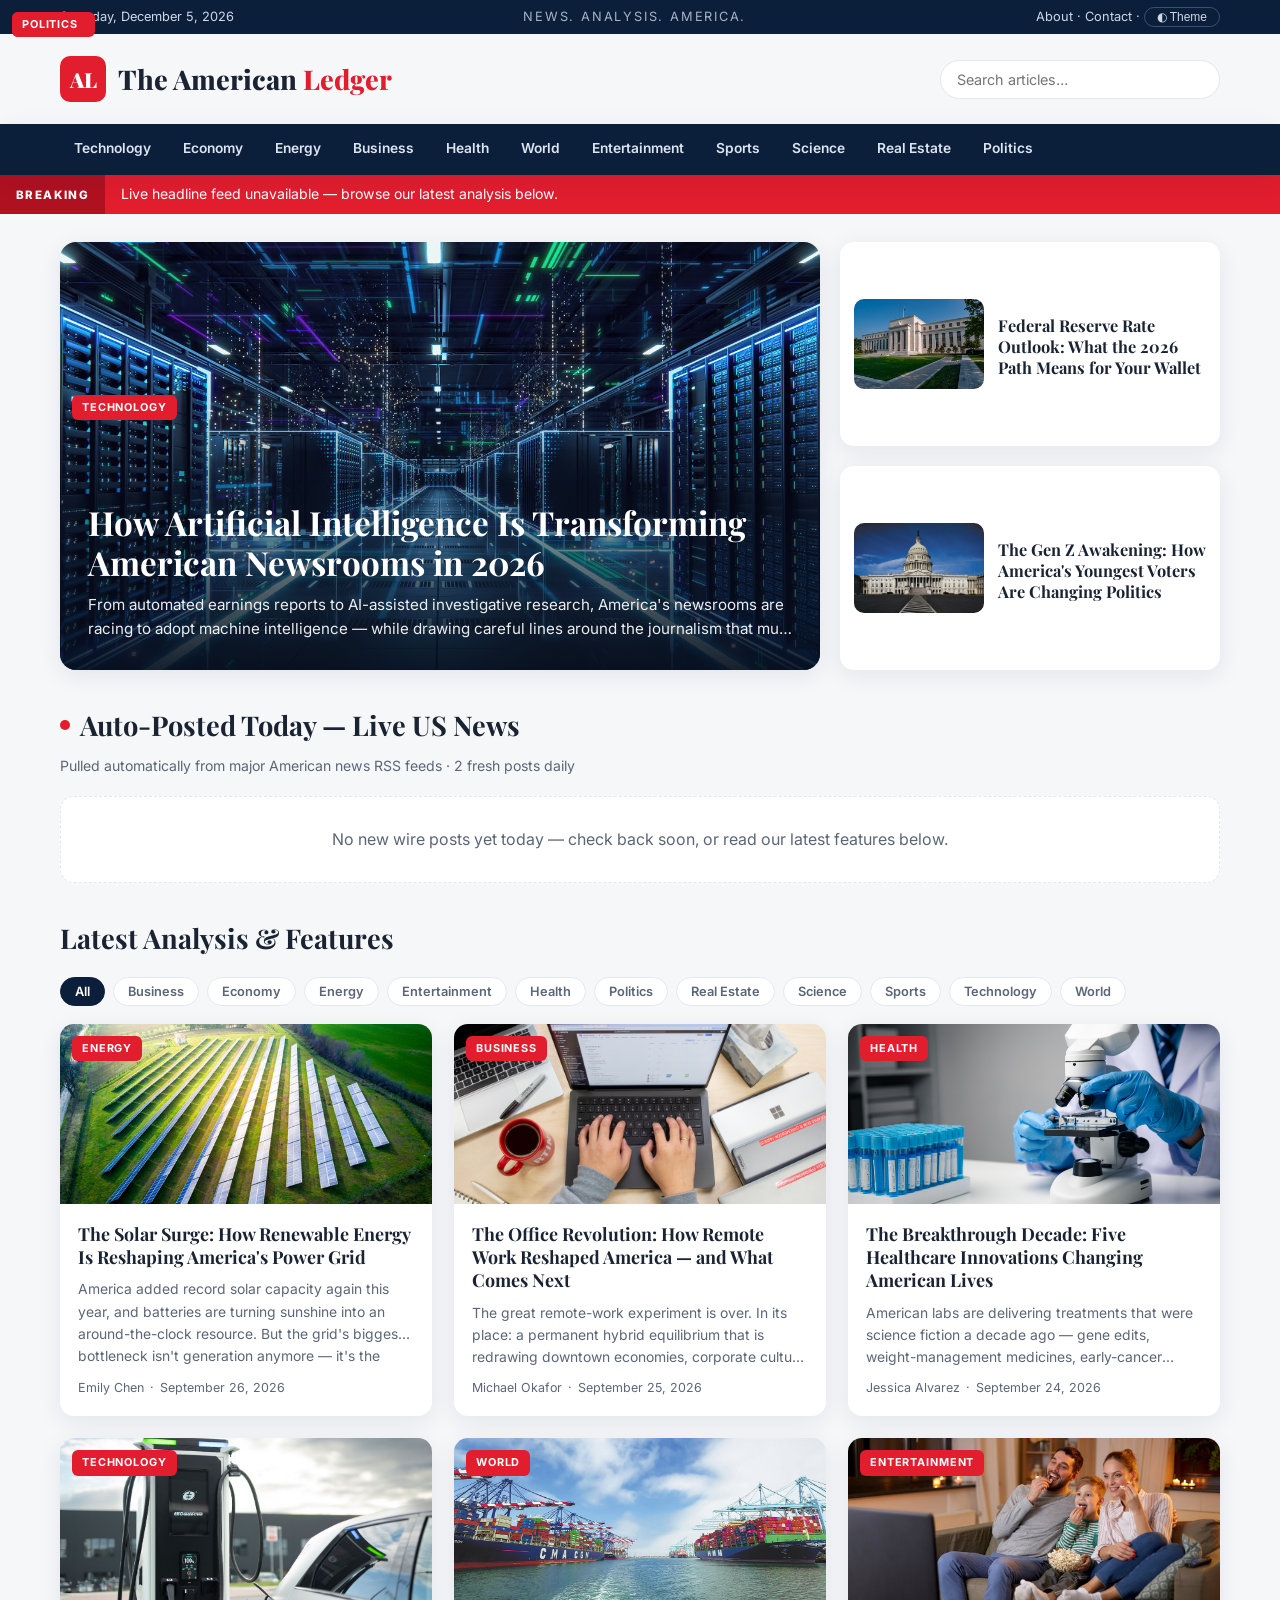
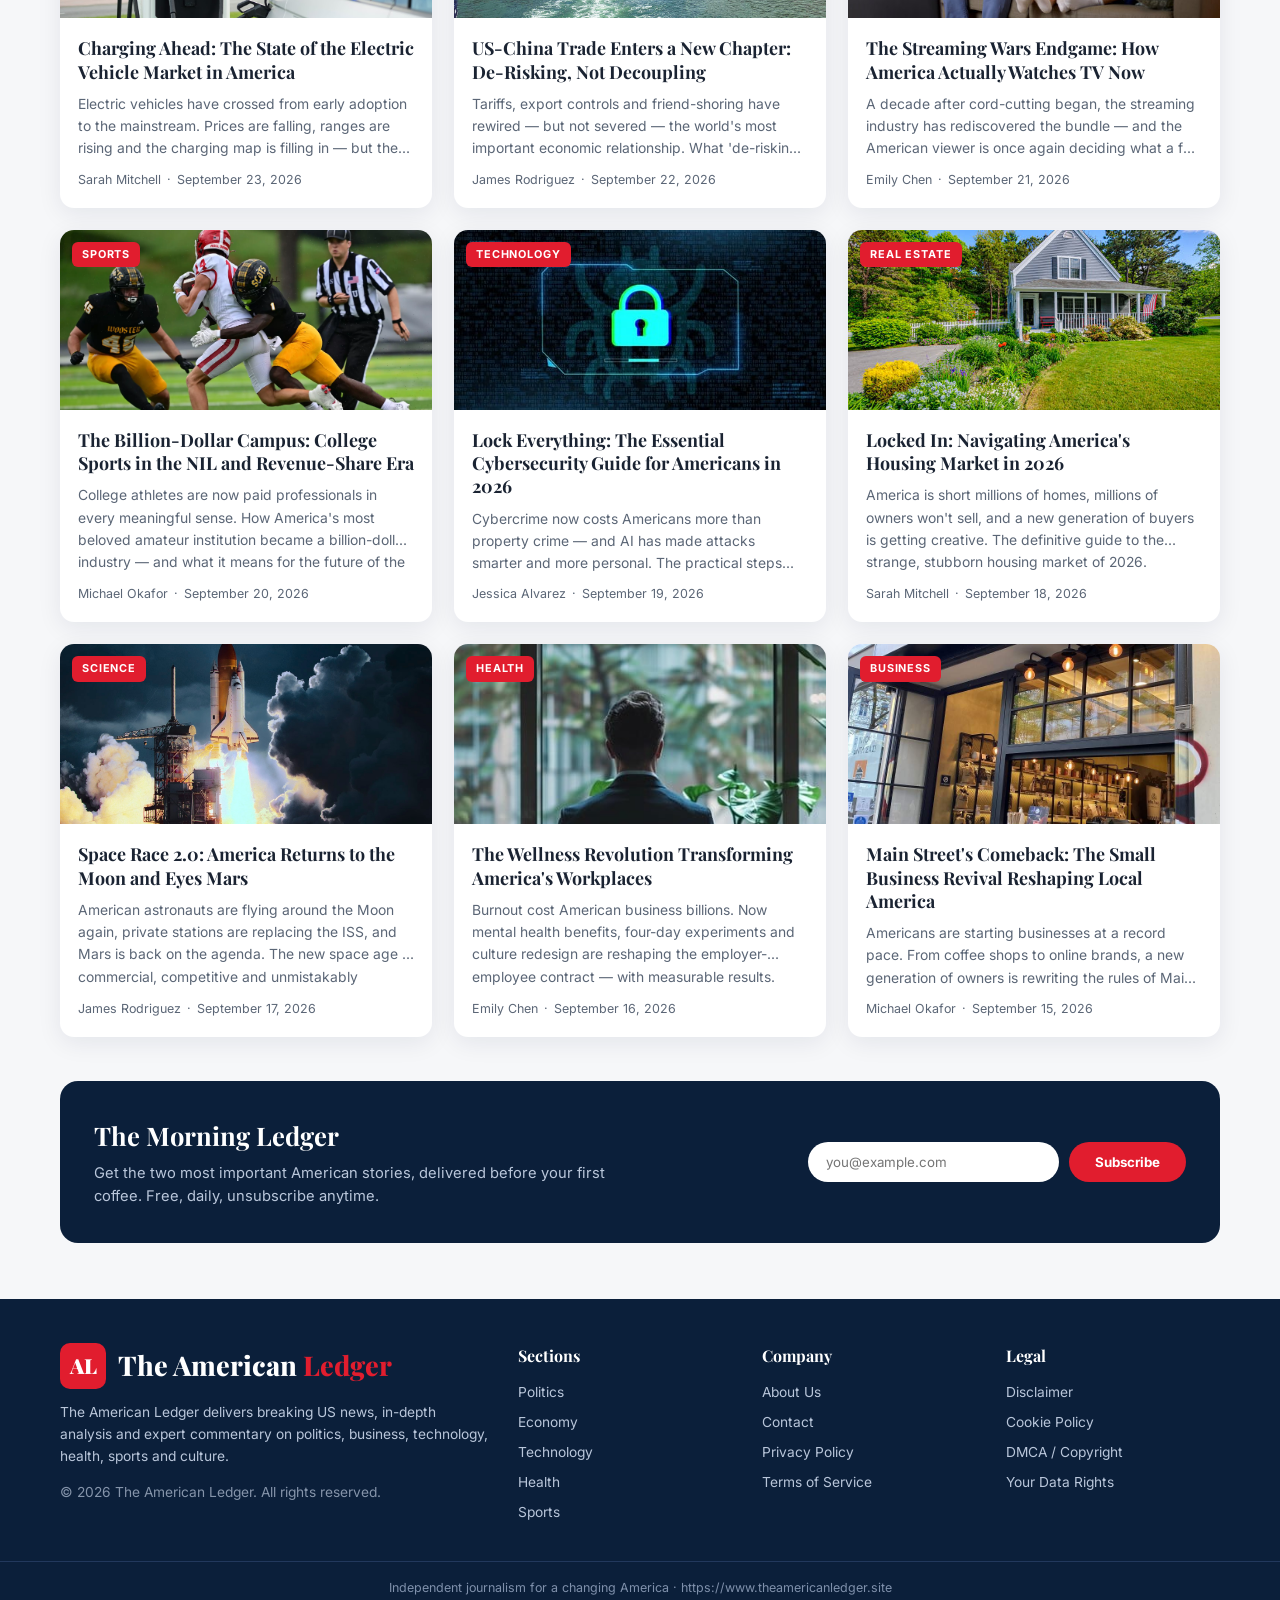
<file: index.html>
<!DOCTYPE html>
<html lang="en-US">
<head>
<meta charset="UTF-8">
<meta name="viewport" content="width=device-width, initial-scale=1.0">
<title>The American Ledger — Breaking US News, Analysis & Commentary</title>
<meta name="description" content="The American Ledger delivers breaking US news, in-depth analysis and expert commentary on politics, business, technology, health, sports and culture.">
<meta name="keywords" content="US news, breaking news, American news, politics, economy, technology, health, sports">
<meta name="robots" content="index, follow, max-image-preview:large">
<meta name="author" content="The American Ledger">
<link rel="canonical" href="https://www.theamericanledger.site/">
<meta property="og:type" content="website">
<meta property="og:site_name" content="The American Ledger">
<meta property="og:title" content="The American Ledger — Breaking US News & Analysis">
<meta property="og:description" content="The American Ledger delivers breaking US news, in-depth analysis and expert commentary on politics, business, technology, health, sports and culture.">
<meta property="og:url" content="https://www.theamericanledger.site/">
<meta property="og:image" content="https://www.theamericanledger.site/assets/images/ai-data-center.png">
<meta property="og:locale" content="en_US">
<meta name="twitter:card" content="summary_large_image">
<meta name="twitter:title" content="The American Ledger — Breaking US News & Analysis">
<meta name="twitter:description" content="The American Ledger delivers breaking US news, in-depth analysis and expert commentary on politics, business, technology, health, sports and culture.">
<meta name="twitter:image" content="https://www.theamericanledger.site/assets/images/ai-data-center.png">
<link rel="icon" href="data:image/svg+xml,<svg xmlns='http://www.w3.org/2000/svg' viewBox='0 0 100 100'><rect width='100' height='100' rx='18' fill='%230b1f3a'/><text x='50' y='66' font-size='46' text-anchor='middle' fill='%23fff' font-family='Georgia'>AL</text></svg>">
<link rel="preconnect" href="https://fonts.googleapis.com">
<link rel="preconnect" href="https://fonts.gstatic.com" crossorigin>
<link href="https://fonts.googleapis.com/css2?family=Playfair+Display:wght@700;800;900&family=Inter:wght@400;500;600;700&display=swap" rel="stylesheet">
<link rel="stylesheet" href="assets/css/style.css">
<script type="application/ld+json">{"@context": "https://schema.org", "@type": "ItemList", "itemListElement": [{"@type": "ListItem", "position": 1, "url": "https://www.theamericanledger.site/article.html?id=ai-transforms-american-newsrooms", "name": "How Artificial Intelligence Is Transforming American Newsrooms in 2026"}, {"@type": "ListItem", "position": 2, "url": "https://www.theamericanledger.site/article.html?id=federal-reserve-rate-outlook-2026", "name": "Federal Reserve Rate Outlook: What the 2026 Path Means for Your Wallet"}, {"@type": "ListItem", "position": 3, "url": "https://www.theamericanledger.site/article.html?id=solar-power-reshaping-us-grid", "name": "The Solar Surge: How Renewable Energy Is Reshaping America's Power Grid"}, {"@type": "ListItem", "position": 4, "url": "https://www.theamericanledger.site/article.html?id=remote-work-office-revolution-2026", "name": "The Office Revolution: How Remote Work Reshaped America \u2014 and What Comes Next"}, {"@type": "ListItem", "position": 5, "url": "https://www.theamericanledger.site/article.html?id=healthcare-breakthroughs-2026", "name": "The Breakthrough Decade: Five Healthcare Innovations Changing American Lives"}, {"@type": "ListItem", "position": 6, "url": "https://www.theamericanledger.site/article.html?id=electric-vehicle-market-america-2026", "name": "Charging Ahead: The State of the Electric Vehicle Market in America"}, {"@type": "ListItem", "position": 7, "url": "https://www.theamericanledger.site/article.html?id=us-china-trade-new-chapter", "name": "US-China Trade Enters a New Chapter: De-Risking, Not Decoupling"}, {"@type": "ListItem", "position": 8, "url": "https://www.theamericanledger.site/article.html?id=streaming-wars-america-watches-tv", "name": "The Streaming Wars Endgame: How America Actually Watches TV Now"}, {"@type": "ListItem", "position": 9, "url": "https://www.theamericanledger.site/article.html?id=college-sports-nil-billion-dollar-era", "name": "The Billion-Dollar Campus: College Sports in the NIL and Revenue-Share Era"}, {"@type": "ListItem", "position": 10, "url": "https://www.theamericanledger.site/article.html?id=cybersecurity-privacy-protect-data-2026", "name": "Lock Everything: The Essential Cybersecurity Guide for Americans in 2026"}, {"@type": "ListItem", "position": 11, "url": "https://www.theamericanledger.site/article.html?id=housing-market-navigating-2026", "name": "Locked In: Navigating America's Housing Market in 2026"}, {"@type": "ListItem", "position": 12, "url": "https://www.theamericanledger.site/article.html?id=space-race-2-moon-mars", "name": "Space Race 2.0: America Returns to the Moon and Eyes Mars"}, {"@type": "ListItem", "position": 13, "url": "https://www.theamericanledger.site/article.html?id=workplace-wellness-mental-health-revolution", "name": "The Wellness Revolution Transforming America's Workplaces"}, {"@type": "ListItem", "position": 14, "url": "https://www.theamericanledger.site/article.html?id=small-business-revival-main-street", "name": "Main Street's Comeback: The Small Business Revival Reshaping Local America"}, {"@type": "ListItem", "position": 15, "url": "https://www.theamericanledger.site/article.html?id=gen-z-political-awakening-america", "name": "The Gen Z Awakening: How America's Youngest Voters Are Changing Politics"}]}</script>
<script type="application/ld+json">{"@context": "https://schema.org", "@type": "NewsMediaOrganization", "name": "The American Ledger", "url": "https://www.theamericanledger.site", "logo": "https://www.theamericanledger.site/assets/images/logo.png", "sameAs": ["https://twitter.com/theamericanledger", "https://facebook.com/theamericanledger"]}</script>
<script type="application/ld+json">{"@context": "https://schema.org", "@type": "WebSite", "name": "The American Ledger", "url": "https://www.theamericanledger.site", "potentialAction": {"@type": "SearchAction", "target": "https://www.theamericanledger.site/index.html?q={search_term_string}", "query-input": "required name=search_term_string"}}</script>
</head>
<body>

<header class="site-header" id="siteHeader">
  <div class="topbar">
    <div class="container topbar-inner">
      <span id="todayDate"></span>
      <span class="topbar-tag">News. Analysis. America.</span>
      <span class="topbar-right"><a href="about.html">About</a> · <a href="contact.html">Contact</a> · <button class="theme-toggle" id="themeToggle" aria-label="Toggle dark mode">◐ Theme</button></span>
    </div>
  </div>
  <div class="masthead container">
    <a class="logo" href="index.html" aria-label="The American Ledger home">
      <span class="logo-mark">AL</span>
      <span class="logo-text">The American <em>Ledger</em></span>
    </a>
    <div class="search-box">
      <input type="search" id="searchInput" placeholder="Search articles…" aria-label="Search articles">
    </div>
  </div>
  <nav class="main-nav" aria-label="Main navigation">
    <div class="container nav-scroll"><a href="index.html?cat=Technology" data-cat="Technology">Technology</a><a href="index.html?cat=Economy" data-cat="Economy">Economy</a><a href="index.html?cat=Energy" data-cat="Energy">Energy</a><a href="index.html?cat=Business" data-cat="Business">Business</a><a href="index.html?cat=Health" data-cat="Health">Health</a><a href="index.html?cat=World" data-cat="World">World</a><a href="index.html?cat=Entertainment" data-cat="Entertainment">Entertainment</a><a href="index.html?cat=Sports" data-cat="Sports">Sports</a><a href="index.html?cat=Science" data-cat="Science">Science</a><a href="index.html?cat=Real Estate" data-cat="Real Estate">Real Estate</a><a href="index.html?cat=Politics" data-cat="Politics">Politics</a></div>
  </nav>
  <div class="ticker" aria-label="Breaking news ticker">
    <span class="ticker-label">BREAKING</span>
    <div class="ticker-viewport"><span id="tickerText">Loading latest US headlines…</span></div>
  </div>
</header>
<main class="container">
  <section class="hero" aria-label="Top stories">
    <a href="article.html?id=ai-transforms-american-newsrooms" class="hero-main">
      <img src="assets/images/ai-data-center.png" alt="AI data center with glowing server racks representing artificial intelligence in journalism" width="1200" height="675" fetchpriority="high">
      <div class="hero-overlay">
        <span class="card-cat">Technology</span>
        <h1>How Artificial Intelligence Is Transforming American Newsrooms in 2026</h1>
        <p>From automated earnings reports to AI-assisted investigative research, America's newsrooms are racing to adopt machine intelligence — while drawing careful lines around the journalism that must stay human.</p>
      </div>
    </a>
    <div class="hero-side">
      <a href="article.html?id=federal-reserve-rate-outlook-2026" class="hero-side-item">
        <img src="assets/images/federal-reserve.png" alt="Federal Reserve headquarters building in Washington DC under clear blue sky" width="400" height="225" loading="lazy">
        <div><span class="card-cat">Economy</span><h2>Federal Reserve Rate Outlook: What the 2026 Path Means for Your Wallet</h2></div>
      </a>
      <a href="article.html?id=gen-z-political-awakening-america" class="hero-side-item">
        <img src="assets/images/us-capitol.png" alt="United States Capitol building in Washington DC against a deep blue sky" width="400" height="225" loading="lazy">
        <div><span class="card-cat">Politics</span><h2>The Gen Z Awakening: How America's Youngest Voters Are Changing Politics</h2></div>
      </a>
    </div>
  </section>

  <section class="autopost" aria-label="Automatically posted news">
    <div class="section-head">
      <h2><span class="live-dot"></span> Auto-Posted Today — Live US News</h2>
      <p class="section-sub">Pulled automatically from major American news RSS feeds · 2 fresh posts daily</p>
    </div>
    <div id="autopostGrid" class="autopost-grid">
      <div class="autopost-loading">Fetching today's headlines from CNN, Fox News, NPR, ABC, CBS & NYT…</div>
    </div>
  </section>

  <section aria-label="All articles">
    <div class="section-head">
      <h2>Latest Analysis & Features</h2>
      <div class="filter-chips" id="filterChips">
        <button class="chip active" data-filter="all">All</button>
        <button class="chip" data-filter="Business">Business</button><button class="chip" data-filter="Economy">Economy</button><button class="chip" data-filter="Energy">Energy</button><button class="chip" data-filter="Entertainment">Entertainment</button><button class="chip" data-filter="Health">Health</button><button class="chip" data-filter="Politics">Politics</button><button class="chip" data-filter="Real Estate">Real Estate</button><button class="chip" data-filter="Science">Science</button><button class="chip" data-filter="Sports">Sports</button><button class="chip" data-filter="Technology">Technology</button><button class="chip" data-filter="World">World</button>
      </div>
    </div>
    <div class="grid" id="articleGrid">
<article class="card" data-category="Energy" data-title="the solar surge: how renewable energy is reshaping america's power grid">
  <a href="article.html?id=solar-power-reshaping-us-grid" class="card-img-wrap">
    <img src="assets/images/solar-farm.png" alt="Aerial view of a large solar panel farm in green American farmland" loading="lazy" width="800" height="450">
    <span class="card-cat">Energy</span>
  </a>
  <div class="card-body">
    <h3 class="card-title"><a href="article.html?id=solar-power-reshaping-us-grid">The Solar Surge: How Renewable Energy Is Reshaping America's Power Grid</a></h3>
    <p class="card-excerpt">America added record solar capacity again this year, and batteries are turning sunshine into an around-the-clock resource. But the grid's biggest bottleneck isn't generation anymore — it's the wires.</p>
    <div class="card-meta"><span>Emily Chen</span><span>·</span><time datetime="2026-09-26">September 26, 2026</time></div>
  </div>
</article>
<article class="card" data-category="Business" data-title="the office revolution: how remote work reshaped america — and what comes next">
  <a href="article.html?id=remote-work-office-revolution-2026" class="card-img-wrap">
    <img src="assets/images/remote-work.png" alt="Overhead view of a laptop and coffee mug on a home office desk" loading="lazy" width="800" height="450">
    <span class="card-cat">Business</span>
  </a>
  <div class="card-body">
    <h3 class="card-title"><a href="article.html?id=remote-work-office-revolution-2026">The Office Revolution: How Remote Work Reshaped America — and What Comes Next</a></h3>
    <p class="card-excerpt">The great remote-work experiment is over. In its place: a permanent hybrid equilibrium that is redrawing downtown economies, corporate culture and where Americans choose to live.</p>
    <div class="card-meta"><span>Michael Okafor</span><span>·</span><time datetime="2026-09-25">September 25, 2026</time></div>
  </div>
</article>
<article class="card" data-category="Health" data-title="the breakthrough decade: five healthcare innovations changing american lives">
  <a href="article.html?id=healthcare-breakthroughs-2026" class="card-img-wrap">
    <img src="assets/images/healthcare-lab.png" alt="Scientist in blue gloves examining samples with a microscope in a medical laboratory" loading="lazy" width="800" height="450">
    <span class="card-cat">Health</span>
  </a>
  <div class="card-body">
    <h3 class="card-title"><a href="article.html?id=healthcare-breakthroughs-2026">The Breakthrough Decade: Five Healthcare Innovations Changing American Lives</a></h3>
    <p class="card-excerpt">American labs are delivering treatments that were science fiction a decade ago — gene edits, weight-management medicines, early-cancer blood tests. The challenge now is access and affordability.</p>
    <div class="card-meta"><span>Jessica Alvarez</span><span>·</span><time datetime="2026-09-24">September 24, 2026</time></div>
  </div>
</article>
<article class="card" data-category="Technology" data-title="charging ahead: the state of the electric vehicle market in america">
  <a href="article.html?id=electric-vehicle-market-america-2026" class="card-img-wrap">
    <img src="assets/images/ev-charging.png" alt="Electric vehicle plugged into a modern EV fast-charging station" loading="lazy" width="800" height="450">
    <span class="card-cat">Technology</span>
  </a>
  <div class="card-body">
    <h3 class="card-title"><a href="article.html?id=electric-vehicle-market-america-2026">Charging Ahead: The State of the Electric Vehicle Market in America</a></h3>
    <p class="card-excerpt">Electric vehicles have crossed from early adoption to the mainstream. Prices are falling, ranges are rising and the charging map is filling in — but the transition's toughest miles are still ahead.</p>
    <div class="card-meta"><span>Sarah Mitchell</span><span>·</span><time datetime="2026-09-23">September 23, 2026</time></div>
  </div>
</article>
<article class="card" data-category="World" data-title="us-china trade enters a new chapter: de-risking, not decoupling">
  <a href="article.html?id=us-china-trade-new-chapter" class="card-img-wrap">
    <img src="assets/images/trade-port.png" alt="Container ships loaded with cargo at a busy international trade port" loading="lazy" width="800" height="450">
    <span class="card-cat">World</span>
  </a>
  <div class="card-body">
    <h3 class="card-title"><a href="article.html?id=us-china-trade-new-chapter">US-China Trade Enters a New Chapter: De-Risking, Not Decoupling</a></h3>
    <p class="card-excerpt">Tariffs, export controls and friend-shoring have rewired — but not severed — the world's most important economic relationship. What 'de-risking' actually looks like at America's ports and factories.</p>
    <div class="card-meta"><span>James Rodriguez</span><span>·</span><time datetime="2026-09-22">September 22, 2026</time></div>
  </div>
</article>
<article class="card" data-category="Entertainment" data-title="the streaming wars endgame: how america actually watches tv now">
  <a href="article.html?id=streaming-wars-america-watches-tv" class="card-img-wrap">
    <img src="assets/images/streaming-tv.png" alt="American family watching television together on a sofa at home" loading="lazy" width="800" height="450">
    <span class="card-cat">Entertainment</span>
  </a>
  <div class="card-body">
    <h3 class="card-title"><a href="article.html?id=streaming-wars-america-watches-tv">The Streaming Wars Endgame: How America Actually Watches TV Now</a></h3>
    <p class="card-excerpt">A decade after cord-cutting began, the streaming industry has rediscovered the bundle — and the American viewer is once again deciding what a fair price for television really is.</p>
    <div class="card-meta"><span>Emily Chen</span><span>·</span><time datetime="2026-09-21">September 21, 2026</time></div>
  </div>
</article>
<article class="card" data-category="Sports" data-title="the billion-dollar campus: college sports in the nil and revenue-share era">
  <a href="article.html?id=college-sports-nil-billion-dollar-era" class="card-img-wrap">
    <img src="assets/images/college-football.png" alt="College football player carrying the ball during a tackle in a game" loading="lazy" width="800" height="450">
    <span class="card-cat">Sports</span>
  </a>
  <div class="card-body">
    <h3 class="card-title"><a href="article.html?id=college-sports-nil-billion-dollar-era">The Billion-Dollar Campus: College Sports in the NIL and Revenue-Share Era</a></h3>
    <p class="card-excerpt">College athletes are now paid professionals in every meaningful sense. How America's most beloved amateur institution became a billion-dollar industry — and what it means for the future of the game.</p>
    <div class="card-meta"><span>Michael Okafor</span><span>·</span><time datetime="2026-09-20">September 20, 2026</time></div>
  </div>
</article>
<article class="card" data-category="Technology" data-title="lock everything: the essential cybersecurity guide for americans in 2026">
  <a href="article.html?id=cybersecurity-privacy-protect-data-2026" class="card-img-wrap">
    <img src="assets/images/cybersecurity.png" alt="Glowing padlock icon over digital code representing cybersecurity and data protection" loading="lazy" width="800" height="450">
    <span class="card-cat">Technology</span>
  </a>
  <div class="card-body">
    <h3 class="card-title"><a href="article.html?id=cybersecurity-privacy-protect-data-2026">Lock Everything: The Essential Cybersecurity Guide for Americans in 2026</a></h3>
    <p class="card-excerpt">Cybercrime now costs Americans more than property crime — and AI has made attacks smarter and more personal. The practical steps that actually protect your money, identity and data.</p>
    <div class="card-meta"><span>Jessica Alvarez</span><span>·</span><time datetime="2026-09-19">September 19, 2026</time></div>
  </div>
</article>
<article class="card" data-category="Real Estate" data-title="locked in: navigating america's housing market in 2026">
  <a href="article.html?id=housing-market-navigating-2026" class="card-img-wrap">
    <img src="assets/images/housing-market.png" alt="American suburban home with porch and garden in springtime" loading="lazy" width="800" height="450">
    <span class="card-cat">Real Estate</span>
  </a>
  <div class="card-body">
    <h3 class="card-title"><a href="article.html?id=housing-market-navigating-2026">Locked In: Navigating America's Housing Market in 2026</a></h3>
    <p class="card-excerpt">America is short millions of homes, millions of owners won't sell, and a new generation of buyers is getting creative. The definitive guide to the strange, stubborn housing market of 2026.</p>
    <div class="card-meta"><span>Sarah Mitchell</span><span>·</span><time datetime="2026-09-18">September 18, 2026</time></div>
  </div>
</article>
<article class="card" data-category="Science" data-title="space race 2.0: america returns to the moon and eyes mars">
  <a href="article.html?id=space-race-2-moon-mars" class="card-img-wrap">
    <img src="assets/images/rocket-launch.png" alt="Rocket launching into space with dramatic clouds of exhaust and fire" loading="lazy" width="800" height="450">
    <span class="card-cat">Science</span>
  </a>
  <div class="card-body">
    <h3 class="card-title"><a href="article.html?id=space-race-2-moon-mars">Space Race 2.0: America Returns to the Moon and Eyes Mars</a></h3>
    <p class="card-excerpt">American astronauts are flying around the Moon again, private stations are replacing the ISS, and Mars is back on the agenda. The new space age is commercial, competitive and unmistakably American.</p>
    <div class="card-meta"><span>James Rodriguez</span><span>·</span><time datetime="2026-09-17">September 17, 2026</time></div>
  </div>
</article>
<article class="card" data-category="Health" data-title="the wellness revolution transforming america's workplaces">
  <a href="article.html?id=workplace-wellness-mental-health-revolution" class="card-img-wrap">
    <img src="assets/images/workplace-wellness.png" alt="Business professional meditating calmly in a modern office with city view" loading="lazy" width="800" height="450">
    <span class="card-cat">Health</span>
  </a>
  <div class="card-body">
    <h3 class="card-title"><a href="article.html?id=workplace-wellness-mental-health-revolution">The Wellness Revolution Transforming America's Workplaces</a></h3>
    <p class="card-excerpt">Burnout cost American business billions. Now mental health benefits, four-day experiments and culture redesign are reshaping the employer-employee contract — with measurable results.</p>
    <div class="card-meta"><span>Emily Chen</span><span>·</span><time datetime="2026-09-16">September 16, 2026</time></div>
  </div>
</article>
<article class="card" data-category="Business" data-title="main street's comeback: the small business revival reshaping local america">
  <a href="article.html?id=small-business-revival-main-street" class="card-img-wrap">
    <img src="assets/images/small-business.png" alt="Cozy independent coffee shop storefront with warm lighting" loading="lazy" width="800" height="450">
    <span class="card-cat">Business</span>
  </a>
  <div class="card-body">
    <h3 class="card-title"><a href="article.html?id=small-business-revival-main-street">Main Street's Comeback: The Small Business Revival Reshaping Local America</a></h3>
    <p class="card-excerpt">Americans are starting businesses at a record pace. From coffee shops to online brands, a new generation of owners is rewriting the rules of Main Street — with technology as the great equalizer.</p>
    <div class="card-meta"><span>Michael Okafor</span><span>·</span><time datetime="2026-09-15">September 15, 2026</time></div>
  </div>
</article></div>
    <p class="no-results" id="noResults" hidden>No articles found. Try a different search or category.</p>
  </section>

  <section class="newsletter" aria-label="Newsletter signup">
    <div>
      <h2>The Morning Ledger</h2>
      <p>Get the two most important American stories, delivered before your first coffee. Free, daily, unsubscribe anytime.</p>
    </div>
    <form id="newsletterForm">
      <input type="email" placeholder="you@example.com" required aria-label="Email address">
      <button type="submit">Subscribe</button>
    </form>
  </section>
</main>

<footer class="site-footer">
  <div class="container footer-grid">
    <div>
      <a class="logo footer-logo" href="index.html"><span class="logo-mark">AL</span><span class="logo-text">The American <em>Ledger</em></span></a>
      <p>The American Ledger delivers breaking US news, in-depth analysis and expert commentary on politics, business, technology, health, sports and culture.</p>
      <p class="footer-copy">© 2026 The American Ledger. All rights reserved.</p>
    </div>
    <div>
      <h4>Sections</h4>
      <ul><li><a href="index.html?cat=Politics">Politics</a></li><li><a href="index.html?cat=Economy">Economy</a></li><li><a href="index.html?cat=Technology">Technology</a></li><li><a href="index.html?cat=Health">Health</a></li><li><a href="index.html?cat=Sports">Sports</a></li></ul>
    </div>
    <div>
      <h4>Company</h4>
      <ul><li><a href="about.html">About Us</a></li><li><a href="contact.html">Contact</a></li><li><a href="privacy.html">Privacy Policy</a></li><li><a href="terms.html">Terms of Service</a></li></ul>
    </div>
    <div>
      <h4>Legal</h4>
      <ul><li><a href="disclaimer.html">Disclaimer</a></li><li><a href="cookies.html">Cookie Policy</a></li><li><a href="dmca.html">DMCA / Copyright</a></li><li><a href="privacy.html#data">Your Data Rights</a></li></ul>
    </div>
  </div>
  <div class="footer-bottom"><div class="container">Independent journalism for a changing America · https://www.theamericanledger.site</div></div>
</footer>
<script src="assets/js/articles.js"></script>
<script src="assets/js/main.js"></script>
</body>
</html>
</file>
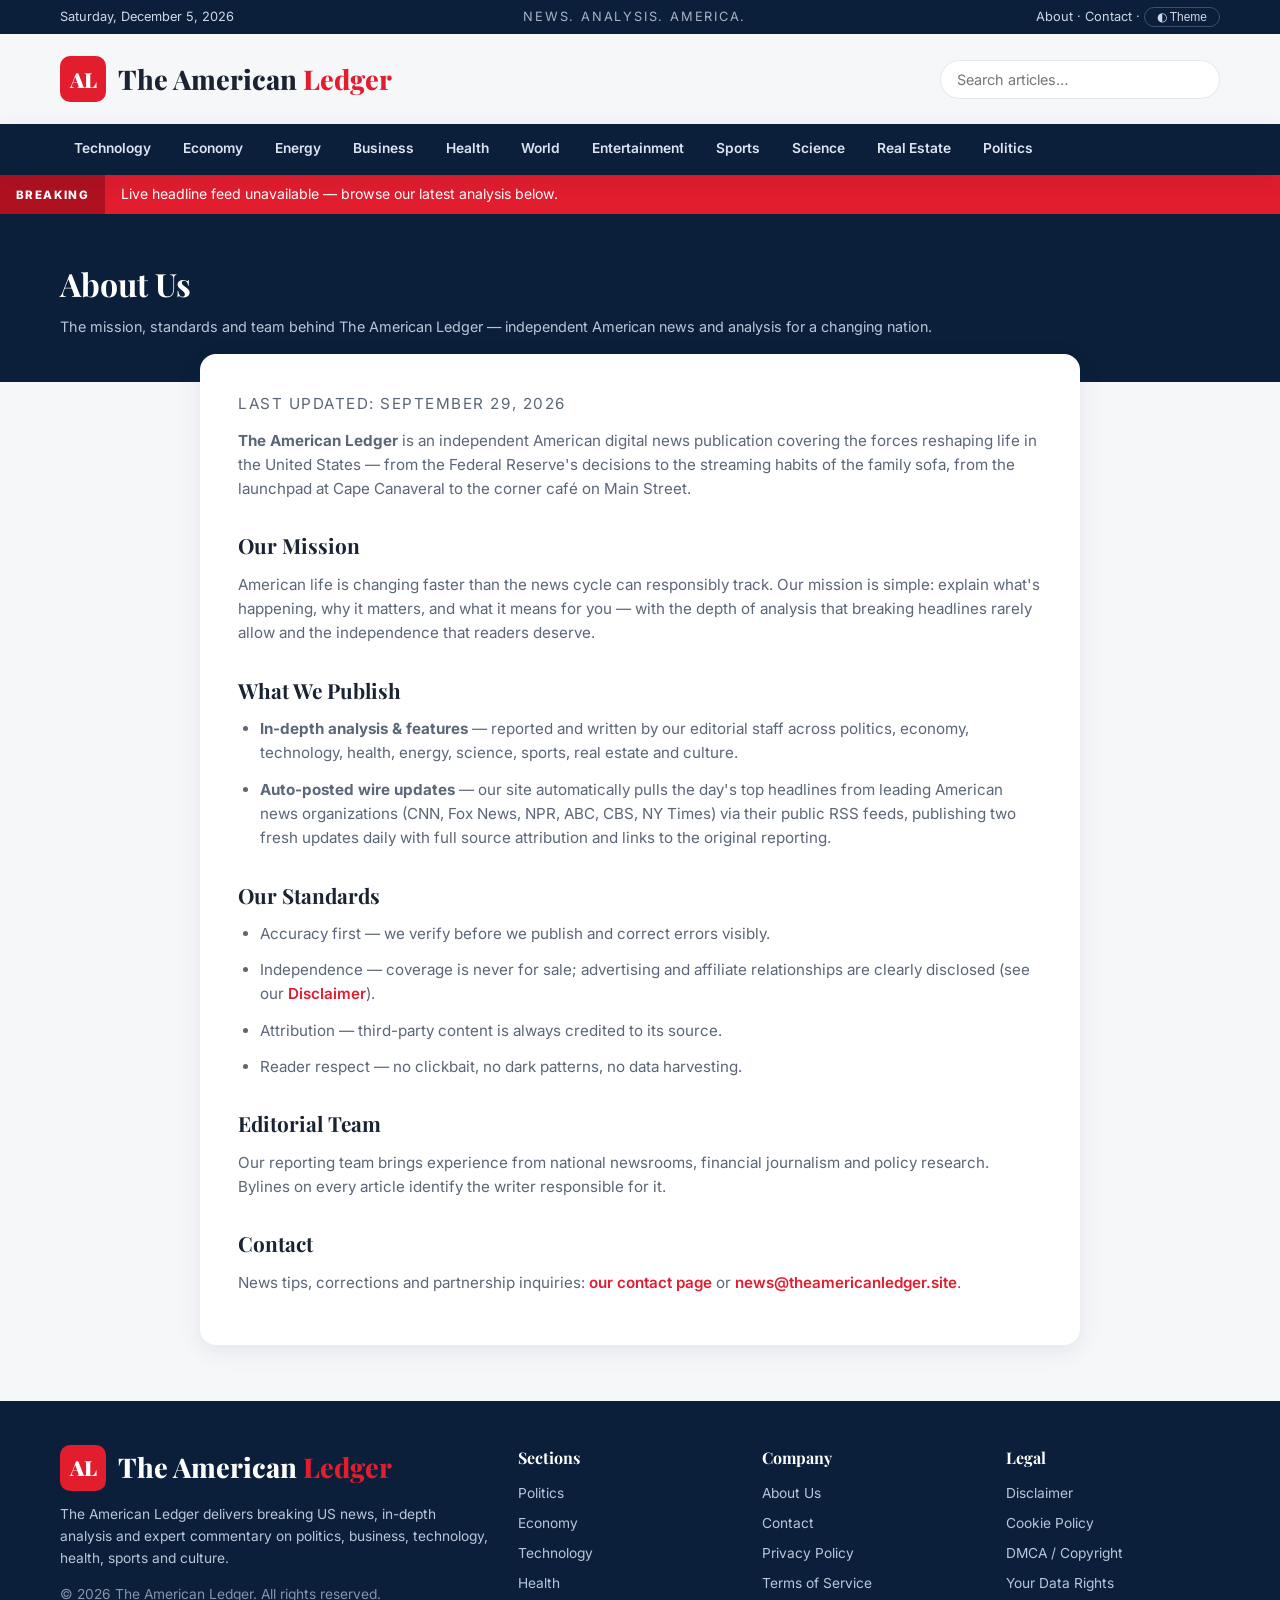
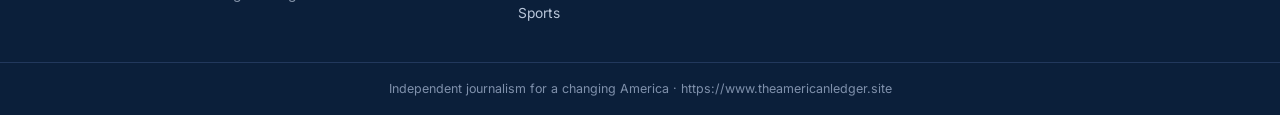
<file: about.html>
<!DOCTYPE html>
<html lang="en-US">
<head>
<meta charset="UTF-8">
<meta name="viewport" content="width=device-width, initial-scale=1.0">
<title>About Us — The American Ledger</title>
<meta name="description" content="The mission, standards and team behind The American Ledger — independent American news and analysis for a changing nation.">
<meta name="robots" content="index, follow">
<link rel="canonical" href="https://www.theamericanledger.site/about.html">
<meta property="og:type" content="website">
<meta property="og:site_name" content="The American Ledger">
<meta property="og:title" content="About Us — The American Ledger">
<meta property="og:description" content="The mission, standards and team behind The American Ledger — independent American news and analysis for a changing nation.">
<meta property="og:url" content="https://www.theamericanledger.site/about.html">
<link rel="icon" href="data:image/svg+xml,<svg xmlns='http://www.w3.org/2000/svg' viewBox='0 0 100 100'><rect width='100' height='100' rx='18' fill='%230b1f3a'/><text x='50' y='66' font-size='46' text-anchor='middle' fill='%23fff' font-family='Georgia'>AL</text></svg>">
<link rel="preconnect" href="https://fonts.googleapis.com">
<link rel="preconnect" href="https://fonts.gstatic.com" crossorigin>
<link href="https://fonts.googleapis.com/css2?family=Playfair+Display:wght@700;800;900&family=Inter:wght@400;500;600;700&display=swap" rel="stylesheet">
<link rel="stylesheet" href="assets/css/style.css">
</head>
<body>

<header class="site-header" id="siteHeader">
  <div class="topbar">
    <div class="container topbar-inner">
      <span id="todayDate"></span>
      <span class="topbar-tag">News. Analysis. America.</span>
      <span class="topbar-right"><a href="about.html">About</a> · <a href="contact.html">Contact</a> · <button class="theme-toggle" id="themeToggle" aria-label="Toggle dark mode">◐ Theme</button></span>
    </div>
  </div>
  <div class="masthead container">
    <a class="logo" href="index.html" aria-label="The American Ledger home">
      <span class="logo-mark">AL</span>
      <span class="logo-text">The American <em>Ledger</em></span>
    </a>
    <div class="search-box">
      <input type="search" id="searchInput" placeholder="Search articles…" aria-label="Search articles">
    </div>
  </div>
  <nav class="main-nav" aria-label="Main navigation">
    <div class="container nav-scroll"><a href="index.html?cat=Technology" data-cat="Technology">Technology</a><a href="index.html?cat=Economy" data-cat="Economy">Economy</a><a href="index.html?cat=Energy" data-cat="Energy">Energy</a><a href="index.html?cat=Business" data-cat="Business">Business</a><a href="index.html?cat=Health" data-cat="Health">Health</a><a href="index.html?cat=World" data-cat="World">World</a><a href="index.html?cat=Entertainment" data-cat="Entertainment">Entertainment</a><a href="index.html?cat=Sports" data-cat="Sports">Sports</a><a href="index.html?cat=Science" data-cat="Science">Science</a><a href="index.html?cat=Real Estate" data-cat="Real Estate">Real Estate</a><a href="index.html?cat=Politics" data-cat="Politics">Politics</a></div>
  </nav>
  <div class="ticker" aria-label="Breaking news ticker">
    <span class="ticker-label">BREAKING</span>
    <div class="ticker-viewport"><span id="tickerText">Loading latest US headlines…</span></div>
  </div>
</header>
<section class="legal-hero"><div class="container"><h1>About Us</h1><p>The mission, standards and team behind The American Ledger — independent American news and analysis for a changing nation.</p></div></section>
<div class="container">
  <div class="legal-body">
    <p class="legal-updated">Last updated: September 29, 2026</p>
    
<p><strong>The American Ledger</strong> is an independent American digital news publication covering the forces reshaping life in the United States — from the Federal Reserve's decisions to the streaming habits of the family sofa, from the launchpad at Cape Canaveral to the corner café on Main Street.</p>
<h2>Our Mission</h2>
<p>American life is changing faster than the news cycle can responsibly track. Our mission is simple: explain what's happening, why it matters, and what it means for you — with the depth of analysis that breaking headlines rarely allow and the independence that readers deserve.</p>
<h2>What We Publish</h2>
<ul><li><strong>In-depth analysis & features</strong> — reported and written by our editorial staff across politics, economy, technology, health, energy, science, sports, real estate and culture.</li><li><strong>Auto-posted wire updates</strong> — our site automatically pulls the day's top headlines from leading American news organizations (CNN, Fox News, NPR, ABC, CBS, NY Times) via their public RSS feeds, publishing two fresh updates daily with full source attribution and links to the original reporting.</li></ul>
<h2>Our Standards</h2>
<ul><li>Accuracy first — we verify before we publish and correct errors visibly.</li><li>Independence — coverage is never for sale; advertising and affiliate relationships are clearly disclosed (see our <a href="disclaimer.html">Disclaimer</a>).</li><li>Attribution — third-party content is always credited to its source.</li><li>Reader respect — no clickbait, no dark patterns, no data harvesting.</li></ul>
<h2>Editorial Team</h2>
<p>Our reporting team brings experience from national newsrooms, financial journalism and policy research. Bylines on every article identify the writer responsible for it.</p>
<h2>Contact</h2>
<p>News tips, corrections and partnership inquiries: <a href="contact.html">our contact page</a> or <a href="mailto:news@theamericanledger.site">news@theamericanledger.site</a>.</p>

  </div>
</div>

<footer class="site-footer">
  <div class="container footer-grid">
    <div>
      <a class="logo footer-logo" href="index.html"><span class="logo-mark">AL</span><span class="logo-text">The American <em>Ledger</em></span></a>
      <p>The American Ledger delivers breaking US news, in-depth analysis and expert commentary on politics, business, technology, health, sports and culture.</p>
      <p class="footer-copy">© 2026 The American Ledger. All rights reserved.</p>
    </div>
    <div>
      <h4>Sections</h4>
      <ul><li><a href="index.html?cat=Politics">Politics</a></li><li><a href="index.html?cat=Economy">Economy</a></li><li><a href="index.html?cat=Technology">Technology</a></li><li><a href="index.html?cat=Health">Health</a></li><li><a href="index.html?cat=Sports">Sports</a></li></ul>
    </div>
    <div>
      <h4>Company</h4>
      <ul><li><a href="about.html">About Us</a></li><li><a href="contact.html">Contact</a></li><li><a href="privacy.html">Privacy Policy</a></li><li><a href="terms.html">Terms of Service</a></li></ul>
    </div>
    <div>
      <h4>Legal</h4>
      <ul><li><a href="disclaimer.html">Disclaimer</a></li><li><a href="cookies.html">Cookie Policy</a></li><li><a href="dmca.html">DMCA / Copyright</a></li><li><a href="privacy.html#data">Your Data Rights</a></li></ul>
    </div>
  </div>
  <div class="footer-bottom"><div class="container">Independent journalism for a changing America · https://www.theamericanledger.site</div></div>
</footer>
<script src="assets/js/main.js"></script>
</body>
</html>
</file>
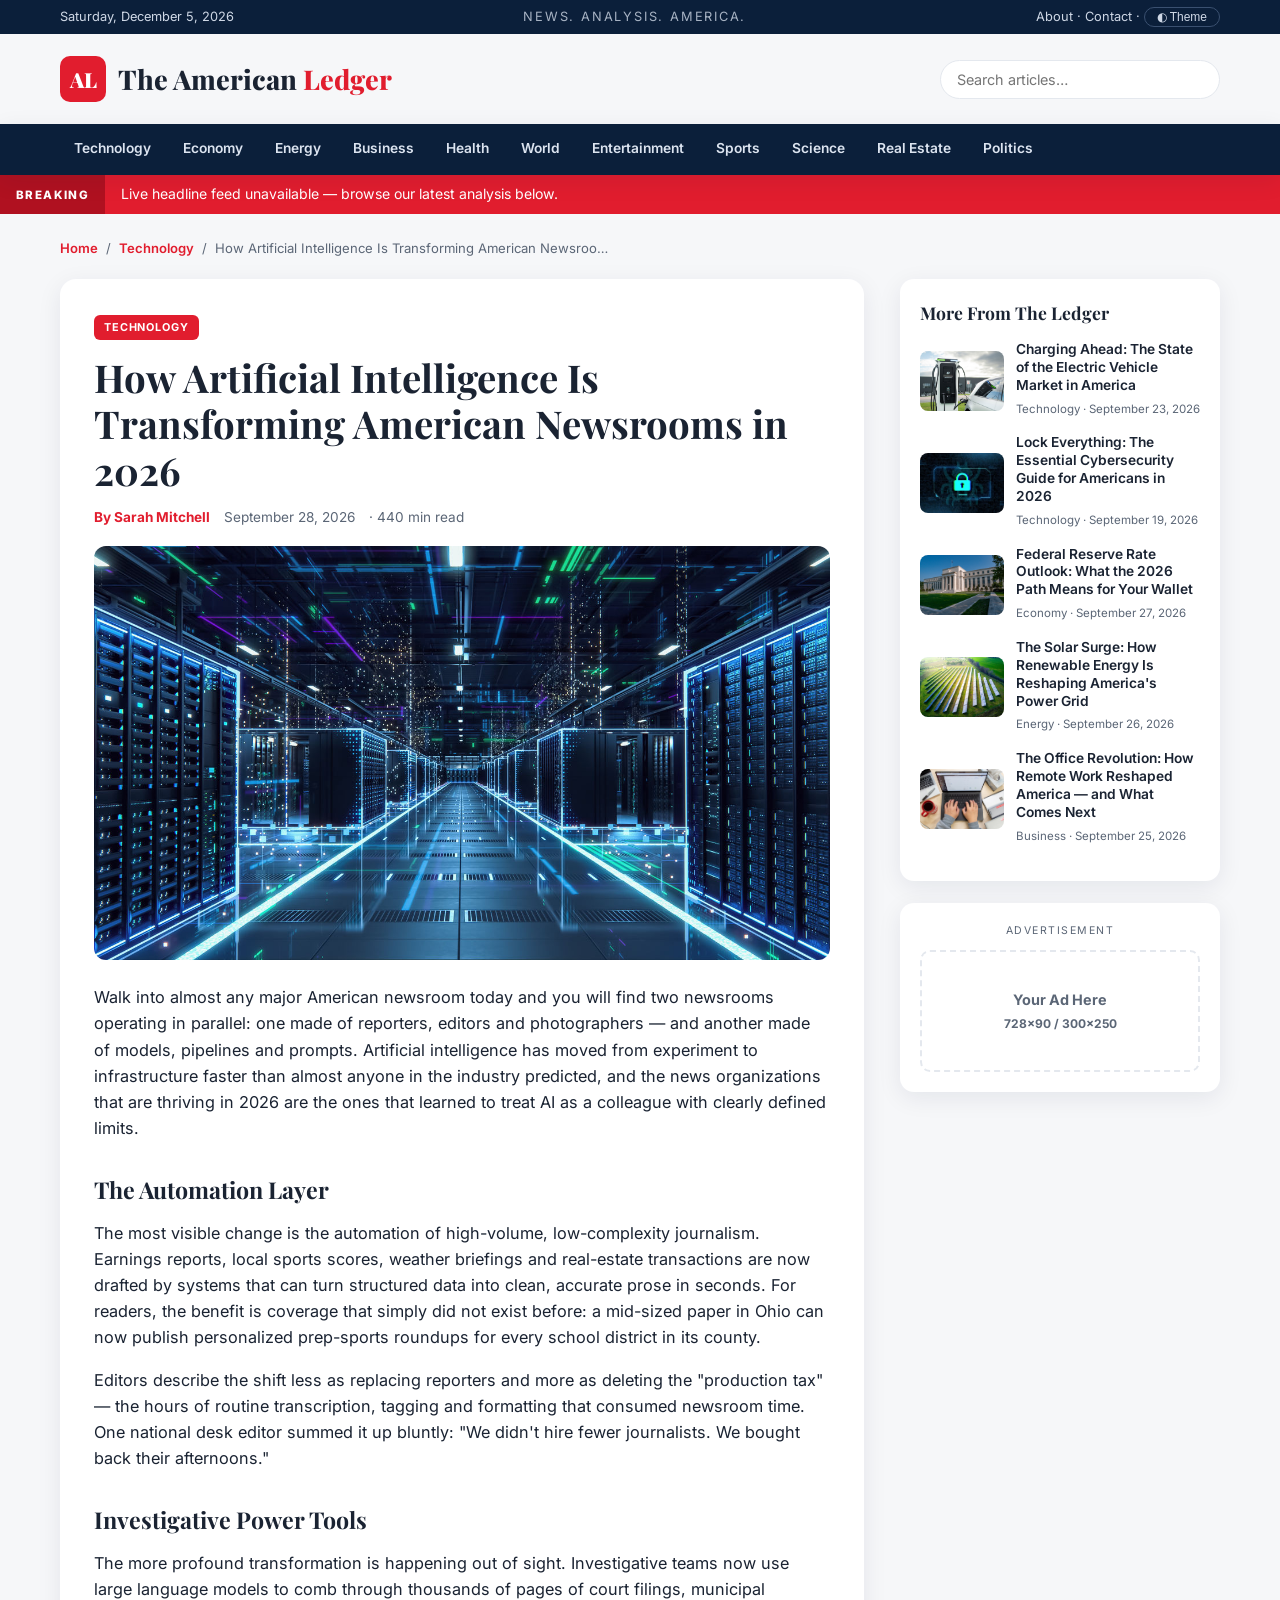
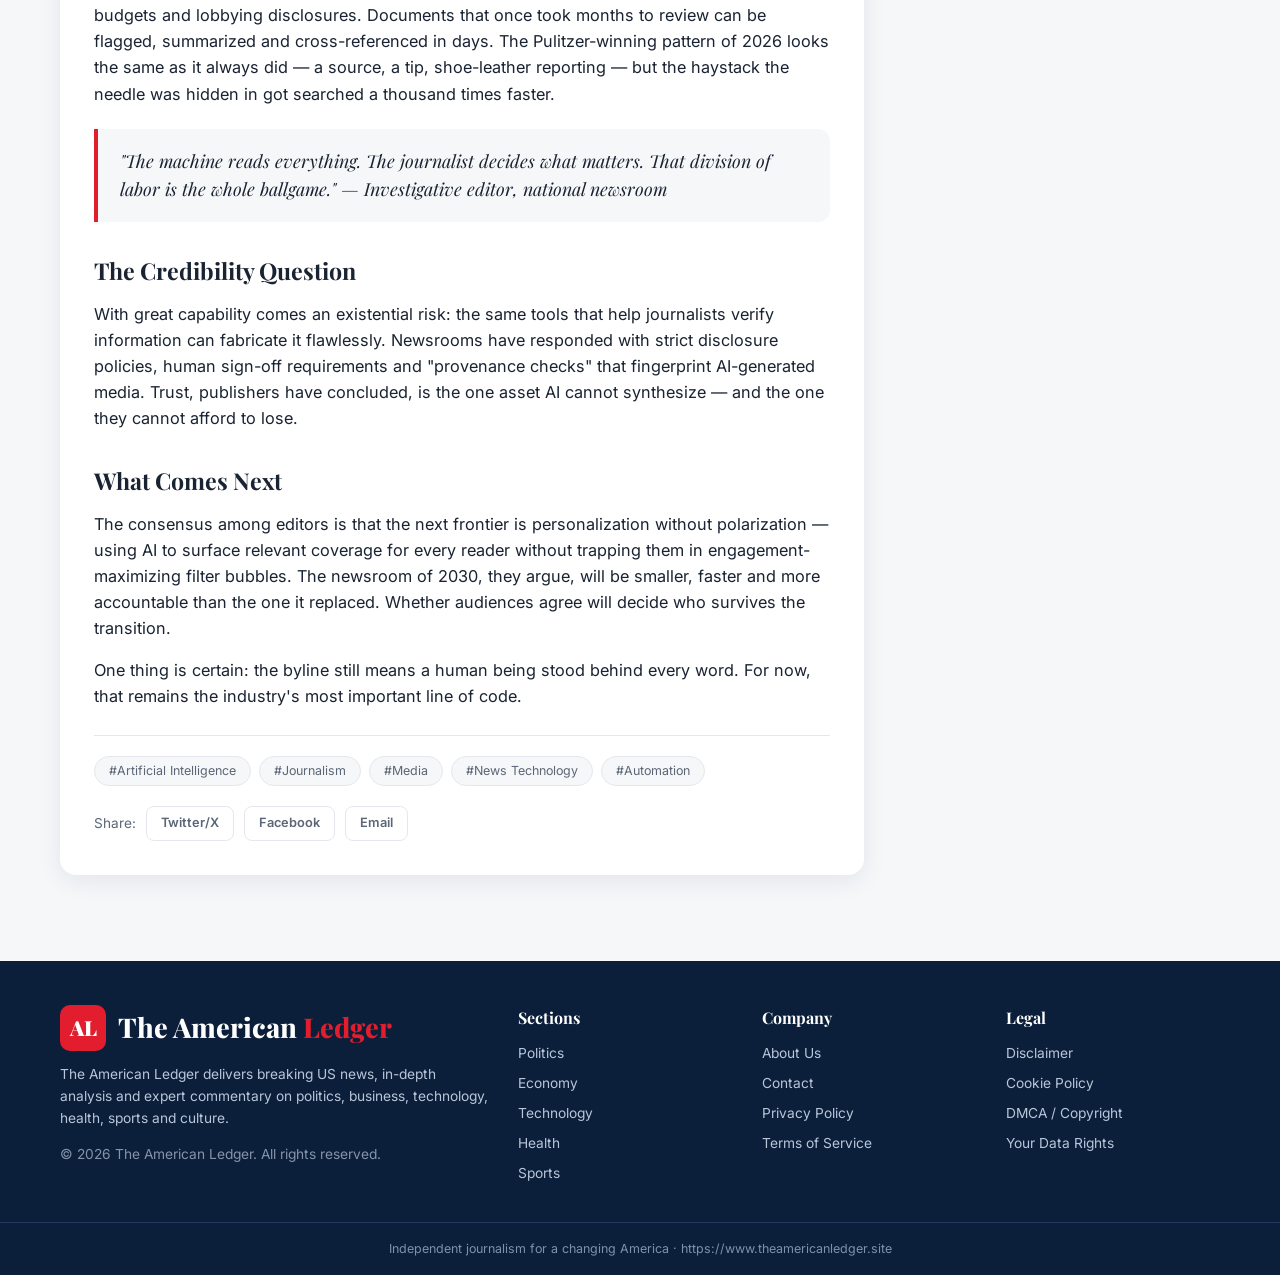
<file: article.html>
<!DOCTYPE html>
<html lang="en-US">
<head>
<meta charset="UTF-8">
<meta name="viewport" content="width=device-width, initial-scale=1.0">
<title>Article — The American Ledger</title>
<meta name="description" content="In-depth analysis and reporting from The American Ledger.">
<meta name="robots" content="index, follow, max-image-preview:large">
<link rel="canonical" href="https://www.theamericanledger.site/article.html">
<meta property="og:type" content="article">
<meta property="og:site_name" content="The American Ledger">
<meta name="twitter:card" content="summary_large_image">
<link rel="icon" href="data:image/svg+xml,<svg xmlns='http://www.w3.org/2000/svg' viewBox='0 0 100 100'><rect width='100' height='100' rx='18' fill='%230b1f3a'/><text x='50' y='66' font-size='46' text-anchor='middle' fill='%23fff' font-family='Georgia'>AL</text></svg>">
<link rel="preconnect" href="https://fonts.googleapis.com">
<link rel="preconnect" href="https://fonts.gstatic.com" crossorigin>
<link href="https://fonts.googleapis.com/css2?family=Playfair+Display:wght@700;800;900&family=Inter:wght@400;500;600;700&display=swap" rel="stylesheet">
<link rel="stylesheet" href="assets/css/style.css">
</head>
<body>

<header class="site-header" id="siteHeader">
  <div class="topbar">
    <div class="container topbar-inner">
      <span id="todayDate"></span>
      <span class="topbar-tag">News. Analysis. America.</span>
      <span class="topbar-right"><a href="about.html">About</a> · <a href="contact.html">Contact</a> · <button class="theme-toggle" id="themeToggle" aria-label="Toggle dark mode">◐ Theme</button></span>
    </div>
  </div>
  <div class="masthead container">
    <a class="logo" href="index.html" aria-label="The American Ledger home">
      <span class="logo-mark">AL</span>
      <span class="logo-text">The American <em>Ledger</em></span>
    </a>
    <div class="search-box">
      <input type="search" id="searchInput" placeholder="Search articles…" aria-label="Search articles">
    </div>
  </div>
  <nav class="main-nav" aria-label="Main navigation">
    <div class="container nav-scroll"><a href="index.html?cat=Technology" data-cat="Technology">Technology</a><a href="index.html?cat=Economy" data-cat="Economy">Economy</a><a href="index.html?cat=Energy" data-cat="Energy">Energy</a><a href="index.html?cat=Business" data-cat="Business">Business</a><a href="index.html?cat=Health" data-cat="Health">Health</a><a href="index.html?cat=World" data-cat="World">World</a><a href="index.html?cat=Entertainment" data-cat="Entertainment">Entertainment</a><a href="index.html?cat=Sports" data-cat="Sports">Sports</a><a href="index.html?cat=Science" data-cat="Science">Science</a><a href="index.html?cat=Real Estate" data-cat="Real Estate">Real Estate</a><a href="index.html?cat=Politics" data-cat="Politics">Politics</a></div>
  </nav>
  <div class="ticker" aria-label="Breaking news ticker">
    <span class="ticker-label">BREAKING</span>
    <div class="ticker-viewport"><span id="tickerText">Loading latest US headlines…</span></div>
  </div>
</header>
<main class="container article-page">
  <nav class="breadcrumb" aria-label="Breadcrumb">
    <a href="index.html">Home</a> <span>/</span> <a href="index.html" id="crumbCat">News</a> <span>/</span> <span id="crumbTitle">Article</span>
  </nav>
  <div class="article-layout">
    <article class="full-article" id="articleBody">
      <p class="article-loading">Loading article…</p>
    </article>
    <aside class="article-sidebar">
      <div class="sidebar-block">
        <h3>More From The Ledger</h3>
        <div id="relatedArticles"></div>
      </div>
      <div class="sidebar-block ad-slot" aria-label="Advertisement">
        <span class="ad-label">Advertisement</span>
        <!-- AdSense / ad network code goes here -->
        <div class="ad-placeholder">Your Ad Here<br><small>728×90 / 300×250</small></div>
      </div>
    </aside>
  </div>
</main>

<footer class="site-footer">
  <div class="container footer-grid">
    <div>
      <a class="logo footer-logo" href="index.html"><span class="logo-mark">AL</span><span class="logo-text">The American <em>Ledger</em></span></a>
      <p>The American Ledger delivers breaking US news, in-depth analysis and expert commentary on politics, business, technology, health, sports and culture.</p>
      <p class="footer-copy">© 2026 The American Ledger. All rights reserved.</p>
    </div>
    <div>
      <h4>Sections</h4>
      <ul><li><a href="index.html?cat=Politics">Politics</a></li><li><a href="index.html?cat=Economy">Economy</a></li><li><a href="index.html?cat=Technology">Technology</a></li><li><a href="index.html?cat=Health">Health</a></li><li><a href="index.html?cat=Sports">Sports</a></li></ul>
    </div>
    <div>
      <h4>Company</h4>
      <ul><li><a href="about.html">About Us</a></li><li><a href="contact.html">Contact</a></li><li><a href="privacy.html">Privacy Policy</a></li><li><a href="terms.html">Terms of Service</a></li></ul>
    </div>
    <div>
      <h4>Legal</h4>
      <ul><li><a href="disclaimer.html">Disclaimer</a></li><li><a href="cookies.html">Cookie Policy</a></li><li><a href="dmca.html">DMCA / Copyright</a></li><li><a href="privacy.html#data">Your Data Rights</a></li></ul>
    </div>
  </div>
  <div class="footer-bottom"><div class="container">Independent journalism for a changing America · https://www.theamericanledger.site</div></div>
</footer>
<script src="assets/js/articles.js"></script>
<script src="assets/js/main.js"></script>
</body>
</html>
</file>
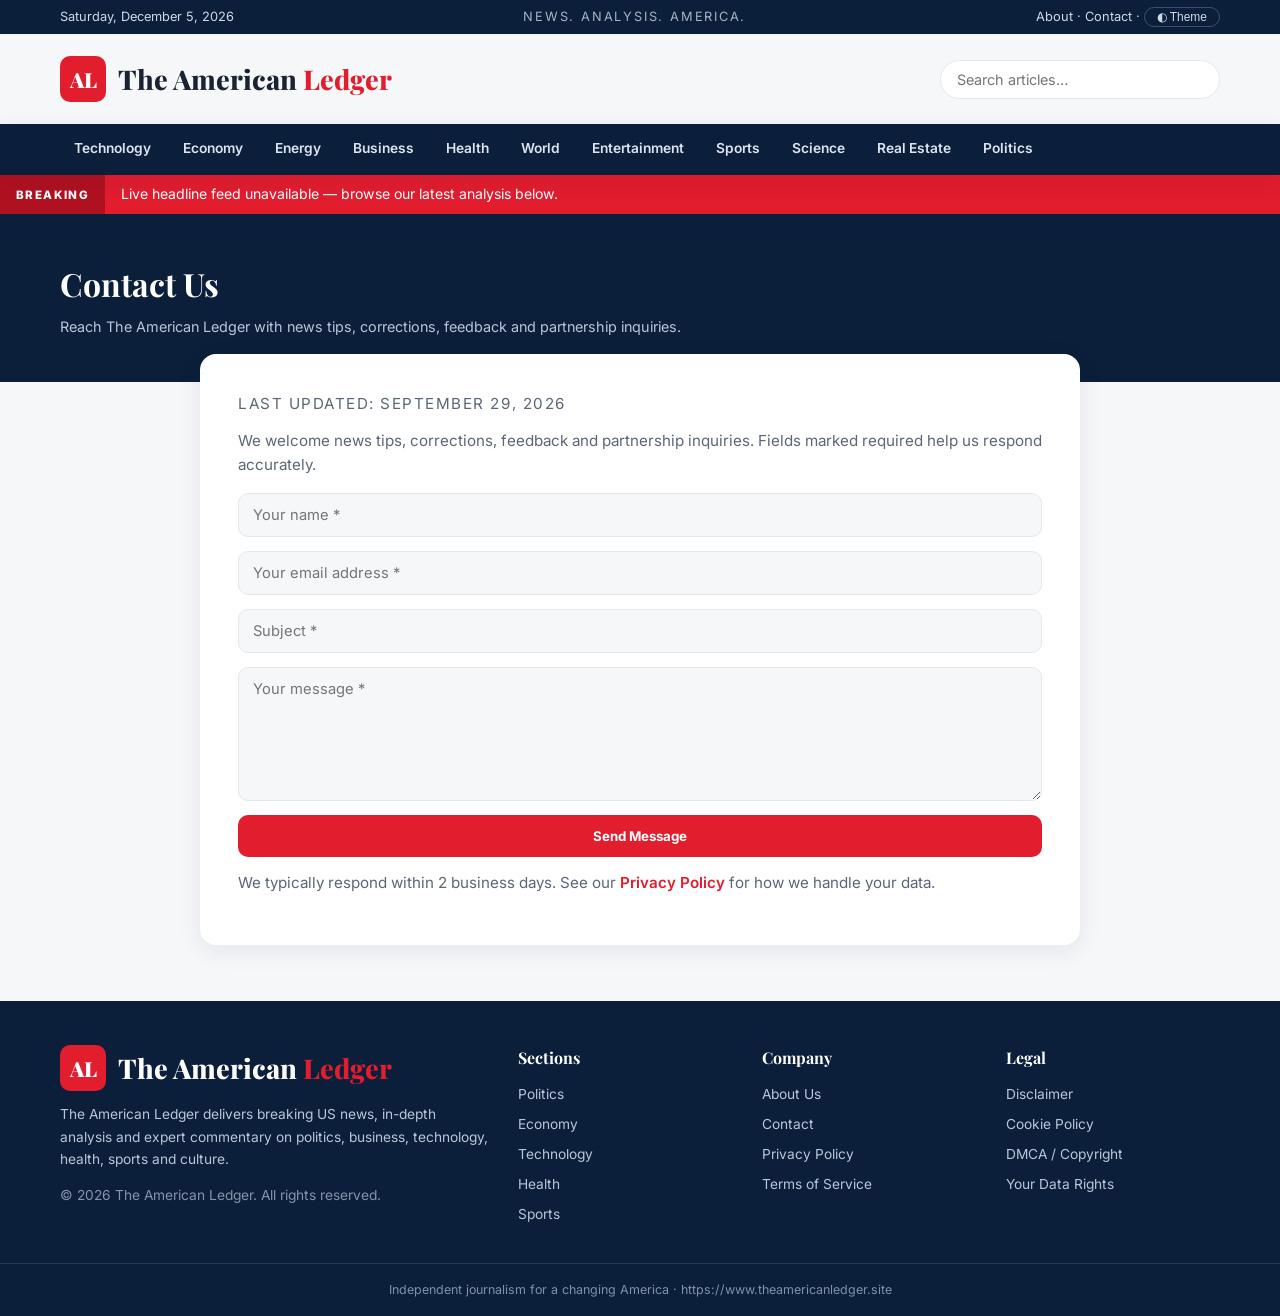
<file: contact.html>
<!DOCTYPE html>
<html lang="en-US">
<head>
<meta charset="UTF-8">
<meta name="viewport" content="width=device-width, initial-scale=1.0">
<title>Contact Us — The American Ledger</title>
<meta name="description" content="Reach The American Ledger with news tips, corrections, feedback and partnership inquiries.">
<meta name="robots" content="index, follow">
<link rel="canonical" href="https://www.theamericanledger.site/contact.html">
<meta property="og:type" content="website">
<meta property="og:site_name" content="The American Ledger">
<meta property="og:title" content="Contact Us — The American Ledger">
<meta property="og:description" content="Reach The American Ledger with news tips, corrections, feedback and partnership inquiries.">
<meta property="og:url" content="https://www.theamericanledger.site/contact.html">
<link rel="icon" href="data:image/svg+xml,<svg xmlns='http://www.w3.org/2000/svg' viewBox='0 0 100 100'><rect width='100' height='100' rx='18' fill='%230b1f3a'/><text x='50' y='66' font-size='46' text-anchor='middle' fill='%23fff' font-family='Georgia'>AL</text></svg>">
<link rel="preconnect" href="https://fonts.googleapis.com">
<link rel="preconnect" href="https://fonts.gstatic.com" crossorigin>
<link href="https://fonts.googleapis.com/css2?family=Playfair+Display:wght@700;800;900&family=Inter:wght@400;500;600;700&display=swap" rel="stylesheet">
<link rel="stylesheet" href="assets/css/style.css">
</head>
<body>

<header class="site-header" id="siteHeader">
  <div class="topbar">
    <div class="container topbar-inner">
      <span id="todayDate"></span>
      <span class="topbar-tag">News. Analysis. America.</span>
      <span class="topbar-right"><a href="about.html">About</a> · <a href="contact.html">Contact</a> · <button class="theme-toggle" id="themeToggle" aria-label="Toggle dark mode">◐ Theme</button></span>
    </div>
  </div>
  <div class="masthead container">
    <a class="logo" href="index.html" aria-label="The American Ledger home">
      <span class="logo-mark">AL</span>
      <span class="logo-text">The American <em>Ledger</em></span>
    </a>
    <div class="search-box">
      <input type="search" id="searchInput" placeholder="Search articles…" aria-label="Search articles">
    </div>
  </div>
  <nav class="main-nav" aria-label="Main navigation">
    <div class="container nav-scroll"><a href="index.html?cat=Technology" data-cat="Technology">Technology</a><a href="index.html?cat=Economy" data-cat="Economy">Economy</a><a href="index.html?cat=Energy" data-cat="Energy">Energy</a><a href="index.html?cat=Business" data-cat="Business">Business</a><a href="index.html?cat=Health" data-cat="Health">Health</a><a href="index.html?cat=World" data-cat="World">World</a><a href="index.html?cat=Entertainment" data-cat="Entertainment">Entertainment</a><a href="index.html?cat=Sports" data-cat="Sports">Sports</a><a href="index.html?cat=Science" data-cat="Science">Science</a><a href="index.html?cat=Real Estate" data-cat="Real Estate">Real Estate</a><a href="index.html?cat=Politics" data-cat="Politics">Politics</a></div>
  </nav>
  <div class="ticker" aria-label="Breaking news ticker">
    <span class="ticker-label">BREAKING</span>
    <div class="ticker-viewport"><span id="tickerText">Loading latest US headlines…</span></div>
  </div>
</header>
<section class="legal-hero"><div class="container"><h1>Contact Us</h1><p>Reach The American Ledger with news tips, corrections, feedback and partnership inquiries.</p></div></section>
<div class="container">
  <div class="legal-body">
    <p class="legal-updated">Last updated: September 29, 2026</p>
    
<p>We welcome news tips, corrections, feedback and partnership inquiries. Fields marked required help us respond accurately.</p>
<form class="contact-form" id="contactForm">
  <input type="text" name="name" placeholder="Your name *" required>
  <input type="email" name="email" placeholder="Your email address *" required>
  <input type="text" name="subject" placeholder="Subject *" required>
  <textarea name="message" rows="6" placeholder="Your message *" required></textarea>
  <button type="submit">Send Message</button>
  <p class="form-note" id="formNote">We typically respond within 2 business days. See our <a href="privacy.html">Privacy Policy</a> for how we handle your data.</p>
</form>
<script>
document.getElementById('contactForm').addEventListener('submit', function(e){
  e.preventDefault();
  document.getElementById('formNote').innerHTML = '<strong style="color:var(--red)">✓ Message received. Thank you — our team will reply shortly.</strong>';
  this.reset();
});
</script>

  </div>
</div>

<footer class="site-footer">
  <div class="container footer-grid">
    <div>
      <a class="logo footer-logo" href="index.html"><span class="logo-mark">AL</span><span class="logo-text">The American <em>Ledger</em></span></a>
      <p>The American Ledger delivers breaking US news, in-depth analysis and expert commentary on politics, business, technology, health, sports and culture.</p>
      <p class="footer-copy">© 2026 The American Ledger. All rights reserved.</p>
    </div>
    <div>
      <h4>Sections</h4>
      <ul><li><a href="index.html?cat=Politics">Politics</a></li><li><a href="index.html?cat=Economy">Economy</a></li><li><a href="index.html?cat=Technology">Technology</a></li><li><a href="index.html?cat=Health">Health</a></li><li><a href="index.html?cat=Sports">Sports</a></li></ul>
    </div>
    <div>
      <h4>Company</h4>
      <ul><li><a href="about.html">About Us</a></li><li><a href="contact.html">Contact</a></li><li><a href="privacy.html">Privacy Policy</a></li><li><a href="terms.html">Terms of Service</a></li></ul>
    </div>
    <div>
      <h4>Legal</h4>
      <ul><li><a href="disclaimer.html">Disclaimer</a></li><li><a href="cookies.html">Cookie Policy</a></li><li><a href="dmca.html">DMCA / Copyright</a></li><li><a href="privacy.html#data">Your Data Rights</a></li></ul>
    </div>
  </div>
  <div class="footer-bottom"><div class="container">Independent journalism for a changing America · https://www.theamericanledger.site</div></div>
</footer>
<script src="assets/js/main.js"></script>
</body>
</html>
</file>
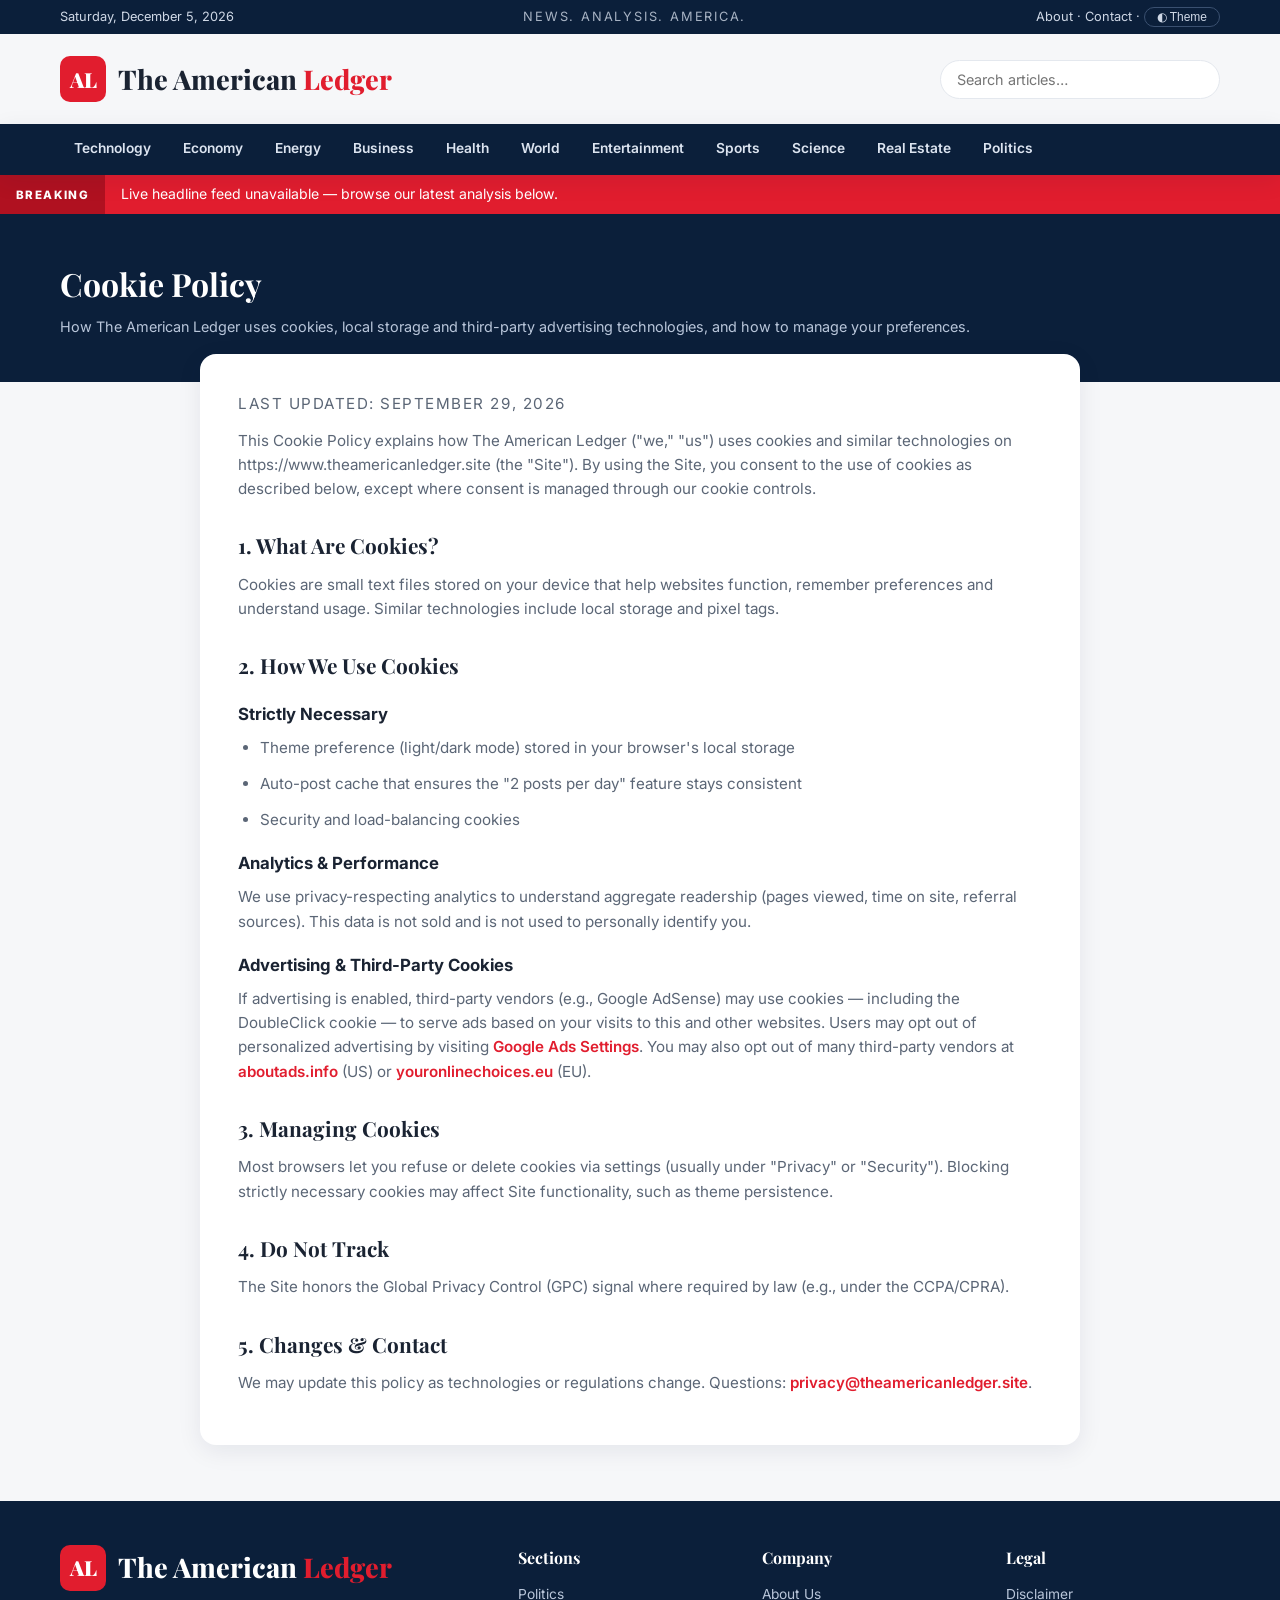
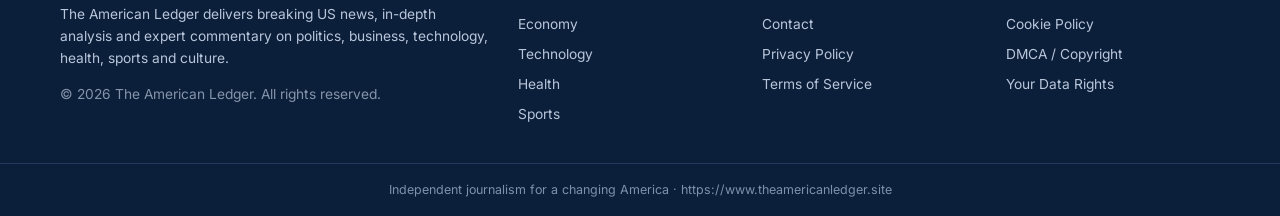
<file: cookies.html>
<!DOCTYPE html>
<html lang="en-US">
<head>
<meta charset="UTF-8">
<meta name="viewport" content="width=device-width, initial-scale=1.0">
<title>Cookie Policy — The American Ledger</title>
<meta name="description" content="How The American Ledger uses cookies, local storage and third-party advertising technologies, and how to manage your preferences.">
<meta name="robots" content="index, follow">
<link rel="canonical" href="https://www.theamericanledger.site/cookies.html">
<meta property="og:type" content="website">
<meta property="og:site_name" content="The American Ledger">
<meta property="og:title" content="Cookie Policy — The American Ledger">
<meta property="og:description" content="How The American Ledger uses cookies, local storage and third-party advertising technologies, and how to manage your preferences.">
<meta property="og:url" content="https://www.theamericanledger.site/cookies.html">
<link rel="icon" href="data:image/svg+xml,<svg xmlns='http://www.w3.org/2000/svg' viewBox='0 0 100 100'><rect width='100' height='100' rx='18' fill='%230b1f3a'/><text x='50' y='66' font-size='46' text-anchor='middle' fill='%23fff' font-family='Georgia'>AL</text></svg>">
<link rel="preconnect" href="https://fonts.googleapis.com">
<link rel="preconnect" href="https://fonts.gstatic.com" crossorigin>
<link href="https://fonts.googleapis.com/css2?family=Playfair+Display:wght@700;800;900&family=Inter:wght@400;500;600;700&display=swap" rel="stylesheet">
<link rel="stylesheet" href="assets/css/style.css">
</head>
<body>

<header class="site-header" id="siteHeader">
  <div class="topbar">
    <div class="container topbar-inner">
      <span id="todayDate"></span>
      <span class="topbar-tag">News. Analysis. America.</span>
      <span class="topbar-right"><a href="about.html">About</a> · <a href="contact.html">Contact</a> · <button class="theme-toggle" id="themeToggle" aria-label="Toggle dark mode">◐ Theme</button></span>
    </div>
  </div>
  <div class="masthead container">
    <a class="logo" href="index.html" aria-label="The American Ledger home">
      <span class="logo-mark">AL</span>
      <span class="logo-text">The American <em>Ledger</em></span>
    </a>
    <div class="search-box">
      <input type="search" id="searchInput" placeholder="Search articles…" aria-label="Search articles">
    </div>
  </div>
  <nav class="main-nav" aria-label="Main navigation">
    <div class="container nav-scroll"><a href="index.html?cat=Technology" data-cat="Technology">Technology</a><a href="index.html?cat=Economy" data-cat="Economy">Economy</a><a href="index.html?cat=Energy" data-cat="Energy">Energy</a><a href="index.html?cat=Business" data-cat="Business">Business</a><a href="index.html?cat=Health" data-cat="Health">Health</a><a href="index.html?cat=World" data-cat="World">World</a><a href="index.html?cat=Entertainment" data-cat="Entertainment">Entertainment</a><a href="index.html?cat=Sports" data-cat="Sports">Sports</a><a href="index.html?cat=Science" data-cat="Science">Science</a><a href="index.html?cat=Real Estate" data-cat="Real Estate">Real Estate</a><a href="index.html?cat=Politics" data-cat="Politics">Politics</a></div>
  </nav>
  <div class="ticker" aria-label="Breaking news ticker">
    <span class="ticker-label">BREAKING</span>
    <div class="ticker-viewport"><span id="tickerText">Loading latest US headlines…</span></div>
  </div>
</header>
<section class="legal-hero"><div class="container"><h1>Cookie Policy</h1><p>How The American Ledger uses cookies, local storage and third-party advertising technologies, and how to manage your preferences.</p></div></section>
<div class="container">
  <div class="legal-body">
    <p class="legal-updated">Last updated: September 29, 2026</p>
    
<p>This Cookie Policy explains how The American Ledger ("we," "us") uses cookies and similar technologies on https://www.theamericanledger.site (the "Site"). By using the Site, you consent to the use of cookies as described below, except where consent is managed through our cookie controls.</p>
<h2>1. What Are Cookies?</h2>
<p>Cookies are small text files stored on your device that help websites function, remember preferences and understand usage. Similar technologies include local storage and pixel tags.</p>
<h2>2. How We Use Cookies</h2>
<h3>Strictly Necessary</h3>
<ul><li>Theme preference (light/dark mode) stored in your browser's local storage</li><li>Auto-post cache that ensures the "2 posts per day" feature stays consistent</li><li>Security and load-balancing cookies</li></ul>
<h3>Analytics & Performance</h3>
<p>We use privacy-respecting analytics to understand aggregate readership (pages viewed, time on site, referral sources). This data is not sold and is not used to personally identify you.</p>
<h3>Advertising & Third-Party Cookies</h3>
<p>If advertising is enabled, third-party vendors (e.g., Google AdSense) may use cookies — including the DoubleClick cookie — to serve ads based on your visits to this and other websites. Users may opt out of personalized advertising by visiting <a href="https://adssettings.google.com" rel="noopener nofollow" target="_blank">Google Ads Settings</a>. You may also opt out of many third-party vendors at <a href="https://optout.aboutads.info" rel="noopener nofollow" target="_blank">aboutads.info</a> (US) or <a href="https://www.youronlinechoices.eu" rel="noopener nofollow" target="_blank">youronlinechoices.eu</a> (EU).</p>
<h2>3. Managing Cookies</h2>
<p>Most browsers let you refuse or delete cookies via settings (usually under "Privacy" or "Security"). Blocking strictly necessary cookies may affect Site functionality, such as theme persistence.</p>
<h2>4. Do Not Track</h2>
<p>The Site honors the Global Privacy Control (GPC) signal where required by law (e.g., under the CCPA/CPRA).</p>
<h2>5. Changes & Contact</h2>
<p>We may update this policy as technologies or regulations change. Questions: <a href="mailto:privacy@theamericanledger.site">privacy@theamericanledger.site</a>.</p>

  </div>
</div>

<footer class="site-footer">
  <div class="container footer-grid">
    <div>
      <a class="logo footer-logo" href="index.html"><span class="logo-mark">AL</span><span class="logo-text">The American <em>Ledger</em></span></a>
      <p>The American Ledger delivers breaking US news, in-depth analysis and expert commentary on politics, business, technology, health, sports and culture.</p>
      <p class="footer-copy">© 2026 The American Ledger. All rights reserved.</p>
    </div>
    <div>
      <h4>Sections</h4>
      <ul><li><a href="index.html?cat=Politics">Politics</a></li><li><a href="index.html?cat=Economy">Economy</a></li><li><a href="index.html?cat=Technology">Technology</a></li><li><a href="index.html?cat=Health">Health</a></li><li><a href="index.html?cat=Sports">Sports</a></li></ul>
    </div>
    <div>
      <h4>Company</h4>
      <ul><li><a href="about.html">About Us</a></li><li><a href="contact.html">Contact</a></li><li><a href="privacy.html">Privacy Policy</a></li><li><a href="terms.html">Terms of Service</a></li></ul>
    </div>
    <div>
      <h4>Legal</h4>
      <ul><li><a href="disclaimer.html">Disclaimer</a></li><li><a href="cookies.html">Cookie Policy</a></li><li><a href="dmca.html">DMCA / Copyright</a></li><li><a href="privacy.html#data">Your Data Rights</a></li></ul>
    </div>
  </div>
  <div class="footer-bottom"><div class="container">Independent journalism for a changing America · https://www.theamericanledger.site</div></div>
</footer>
<script src="assets/js/main.js"></script>
</body>
</html>
</file>
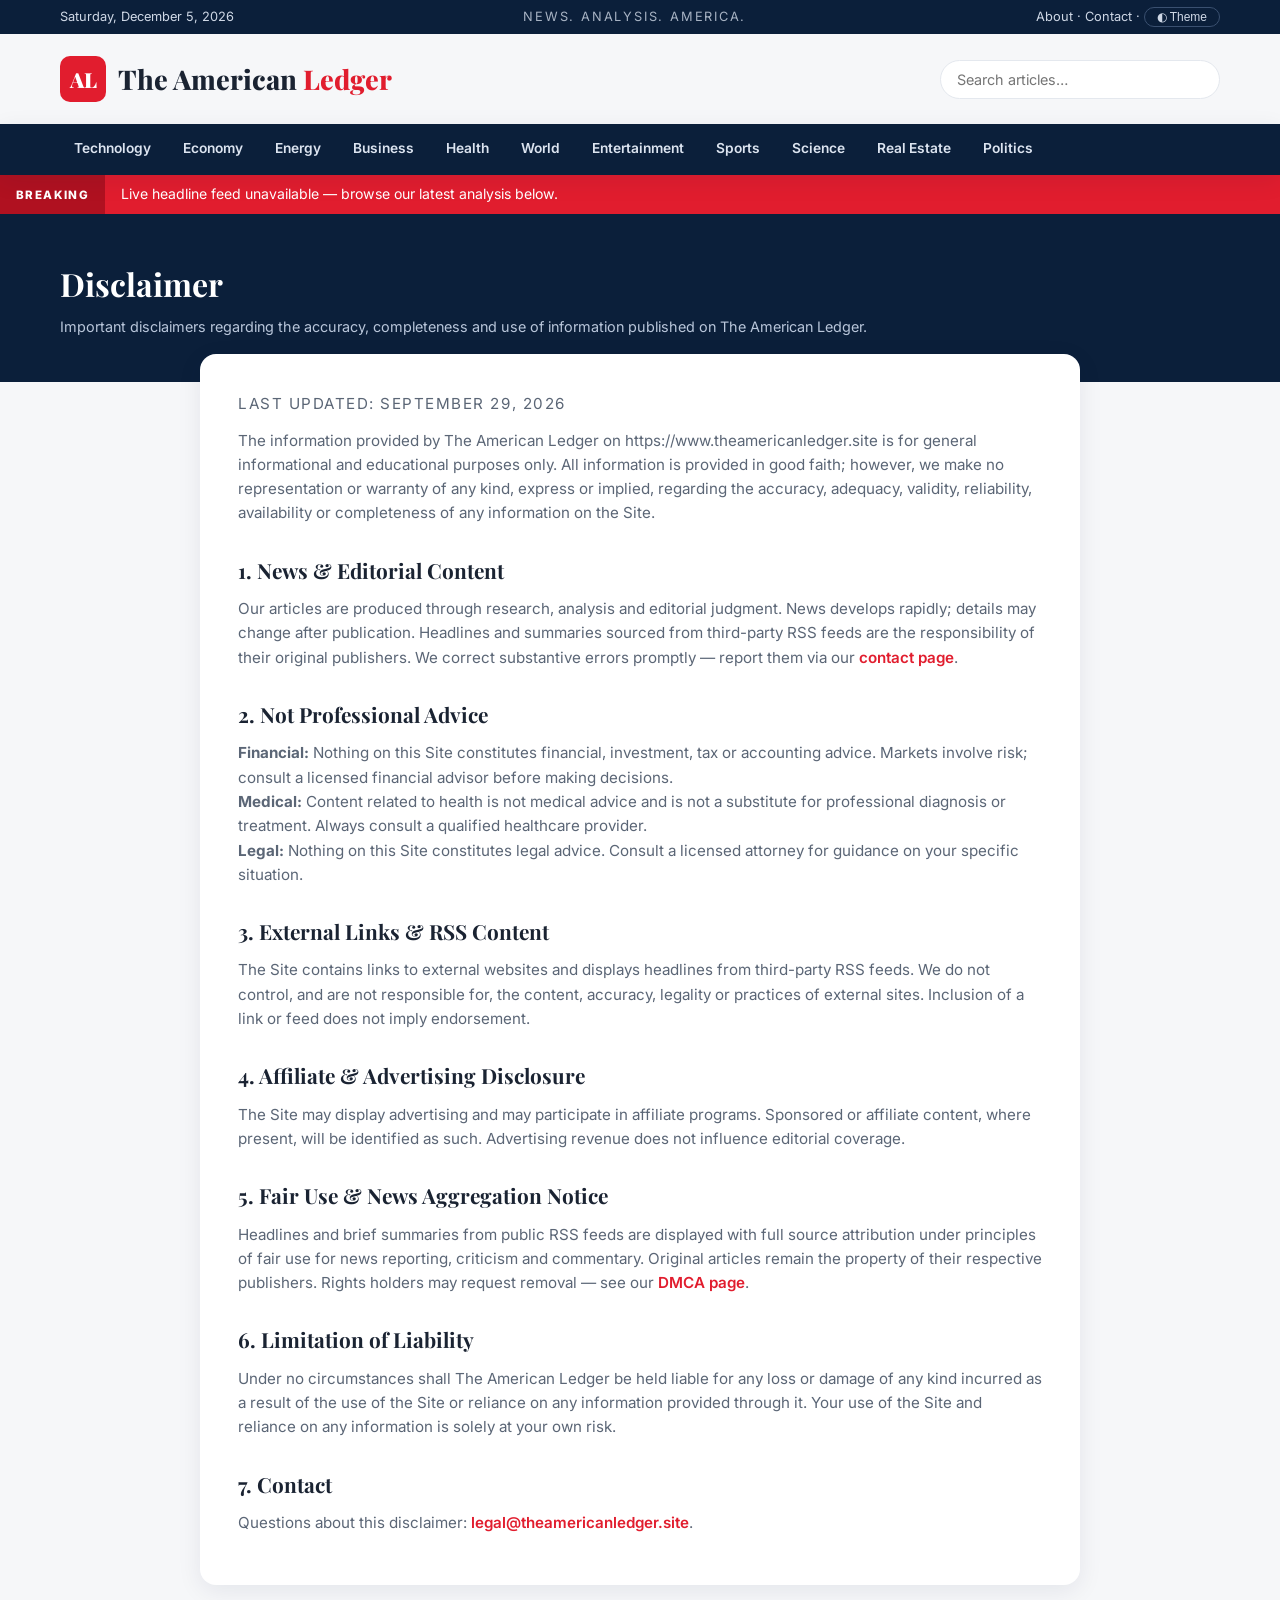
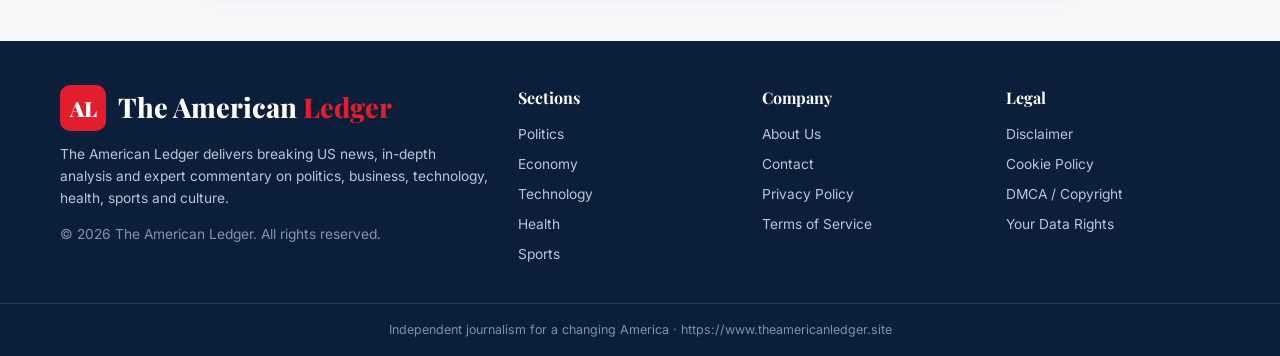
<file: disclaimer.html>
<!DOCTYPE html>
<html lang="en-US">
<head>
<meta charset="UTF-8">
<meta name="viewport" content="width=device-width, initial-scale=1.0">
<title>Disclaimer — The American Ledger</title>
<meta name="description" content="Important disclaimers regarding the accuracy, completeness and use of information published on The American Ledger.">
<meta name="robots" content="index, follow">
<link rel="canonical" href="https://www.theamericanledger.site/disclaimer.html">
<meta property="og:type" content="website">
<meta property="og:site_name" content="The American Ledger">
<meta property="og:title" content="Disclaimer — The American Ledger">
<meta property="og:description" content="Important disclaimers regarding the accuracy, completeness and use of information published on The American Ledger.">
<meta property="og:url" content="https://www.theamericanledger.site/disclaimer.html">
<link rel="icon" href="data:image/svg+xml,<svg xmlns='http://www.w3.org/2000/svg' viewBox='0 0 100 100'><rect width='100' height='100' rx='18' fill='%230b1f3a'/><text x='50' y='66' font-size='46' text-anchor='middle' fill='%23fff' font-family='Georgia'>AL</text></svg>">
<link rel="preconnect" href="https://fonts.googleapis.com">
<link rel="preconnect" href="https://fonts.gstatic.com" crossorigin>
<link href="https://fonts.googleapis.com/css2?family=Playfair+Display:wght@700;800;900&family=Inter:wght@400;500;600;700&display=swap" rel="stylesheet">
<link rel="stylesheet" href="assets/css/style.css">
</head>
<body>

<header class="site-header" id="siteHeader">
  <div class="topbar">
    <div class="container topbar-inner">
      <span id="todayDate"></span>
      <span class="topbar-tag">News. Analysis. America.</span>
      <span class="topbar-right"><a href="about.html">About</a> · <a href="contact.html">Contact</a> · <button class="theme-toggle" id="themeToggle" aria-label="Toggle dark mode">◐ Theme</button></span>
    </div>
  </div>
  <div class="masthead container">
    <a class="logo" href="index.html" aria-label="The American Ledger home">
      <span class="logo-mark">AL</span>
      <span class="logo-text">The American <em>Ledger</em></span>
    </a>
    <div class="search-box">
      <input type="search" id="searchInput" placeholder="Search articles…" aria-label="Search articles">
    </div>
  </div>
  <nav class="main-nav" aria-label="Main navigation">
    <div class="container nav-scroll"><a href="index.html?cat=Technology" data-cat="Technology">Technology</a><a href="index.html?cat=Economy" data-cat="Economy">Economy</a><a href="index.html?cat=Energy" data-cat="Energy">Energy</a><a href="index.html?cat=Business" data-cat="Business">Business</a><a href="index.html?cat=Health" data-cat="Health">Health</a><a href="index.html?cat=World" data-cat="World">World</a><a href="index.html?cat=Entertainment" data-cat="Entertainment">Entertainment</a><a href="index.html?cat=Sports" data-cat="Sports">Sports</a><a href="index.html?cat=Science" data-cat="Science">Science</a><a href="index.html?cat=Real Estate" data-cat="Real Estate">Real Estate</a><a href="index.html?cat=Politics" data-cat="Politics">Politics</a></div>
  </nav>
  <div class="ticker" aria-label="Breaking news ticker">
    <span class="ticker-label">BREAKING</span>
    <div class="ticker-viewport"><span id="tickerText">Loading latest US headlines…</span></div>
  </div>
</header>
<section class="legal-hero"><div class="container"><h1>Disclaimer</h1><p>Important disclaimers regarding the accuracy, completeness and use of information published on The American Ledger.</p></div></section>
<div class="container">
  <div class="legal-body">
    <p class="legal-updated">Last updated: September 29, 2026</p>
    
<p>The information provided by The American Ledger on https://www.theamericanledger.site is for general informational and educational purposes only. All information is provided in good faith; however, we make no representation or warranty of any kind, express or implied, regarding the accuracy, adequacy, validity, reliability, availability or completeness of any information on the Site.</p>
<h2>1. News & Editorial Content</h2>
<p>Our articles are produced through research, analysis and editorial judgment. News develops rapidly; details may change after publication. Headlines and summaries sourced from third-party RSS feeds are the responsibility of their original publishers. We correct substantive errors promptly — report them via our <a href="contact.html">contact page</a>.</p>
<h2>2. Not Professional Advice</h2>
<p><strong>Financial:</strong> Nothing on this Site constitutes financial, investment, tax or accounting advice. Markets involve risk; consult a licensed financial advisor before making decisions.<br><strong>Medical:</strong> Content related to health is not medical advice and is not a substitute for professional diagnosis or treatment. Always consult a qualified healthcare provider.<br><strong>Legal:</strong> Nothing on this Site constitutes legal advice. Consult a licensed attorney for guidance on your specific situation.</p>
<h2>3. External Links & RSS Content</h2>
<p>The Site contains links to external websites and displays headlines from third-party RSS feeds. We do not control, and are not responsible for, the content, accuracy, legality or practices of external sites. Inclusion of a link or feed does not imply endorsement.</p>
<h2>4. Affiliate & Advertising Disclosure</h2>
<p>The Site may display advertising and may participate in affiliate programs. Sponsored or affiliate content, where present, will be identified as such. Advertising revenue does not influence editorial coverage.</p>
<h2>5. Fair Use & News Aggregation Notice</h2>
<p>Headlines and brief summaries from public RSS feeds are displayed with full source attribution under principles of fair use for news reporting, criticism and commentary. Original articles remain the property of their respective publishers. Rights holders may request removal — see our <a href="dmca.html">DMCA page</a>.</p>
<h2>6. Limitation of Liability</h2>
<p>Under no circumstances shall The American Ledger be held liable for any loss or damage of any kind incurred as a result of the use of the Site or reliance on any information provided through it. Your use of the Site and reliance on any information is solely at your own risk.</p>
<h2>7. Contact</h2>
<p>Questions about this disclaimer: <a href="mailto:legal@theamericanledger.site">legal@theamericanledger.site</a>.</p>

  </div>
</div>

<footer class="site-footer">
  <div class="container footer-grid">
    <div>
      <a class="logo footer-logo" href="index.html"><span class="logo-mark">AL</span><span class="logo-text">The American <em>Ledger</em></span></a>
      <p>The American Ledger delivers breaking US news, in-depth analysis and expert commentary on politics, business, technology, health, sports and culture.</p>
      <p class="footer-copy">© 2026 The American Ledger. All rights reserved.</p>
    </div>
    <div>
      <h4>Sections</h4>
      <ul><li><a href="index.html?cat=Politics">Politics</a></li><li><a href="index.html?cat=Economy">Economy</a></li><li><a href="index.html?cat=Technology">Technology</a></li><li><a href="index.html?cat=Health">Health</a></li><li><a href="index.html?cat=Sports">Sports</a></li></ul>
    </div>
    <div>
      <h4>Company</h4>
      <ul><li><a href="about.html">About Us</a></li><li><a href="contact.html">Contact</a></li><li><a href="privacy.html">Privacy Policy</a></li><li><a href="terms.html">Terms of Service</a></li></ul>
    </div>
    <div>
      <h4>Legal</h4>
      <ul><li><a href="disclaimer.html">Disclaimer</a></li><li><a href="cookies.html">Cookie Policy</a></li><li><a href="dmca.html">DMCA / Copyright</a></li><li><a href="privacy.html#data">Your Data Rights</a></li></ul>
    </div>
  </div>
  <div class="footer-bottom"><div class="container">Independent journalism for a changing America · https://www.theamericanledger.site</div></div>
</footer>
<script src="assets/js/main.js"></script>
</body>
</html>
</file>
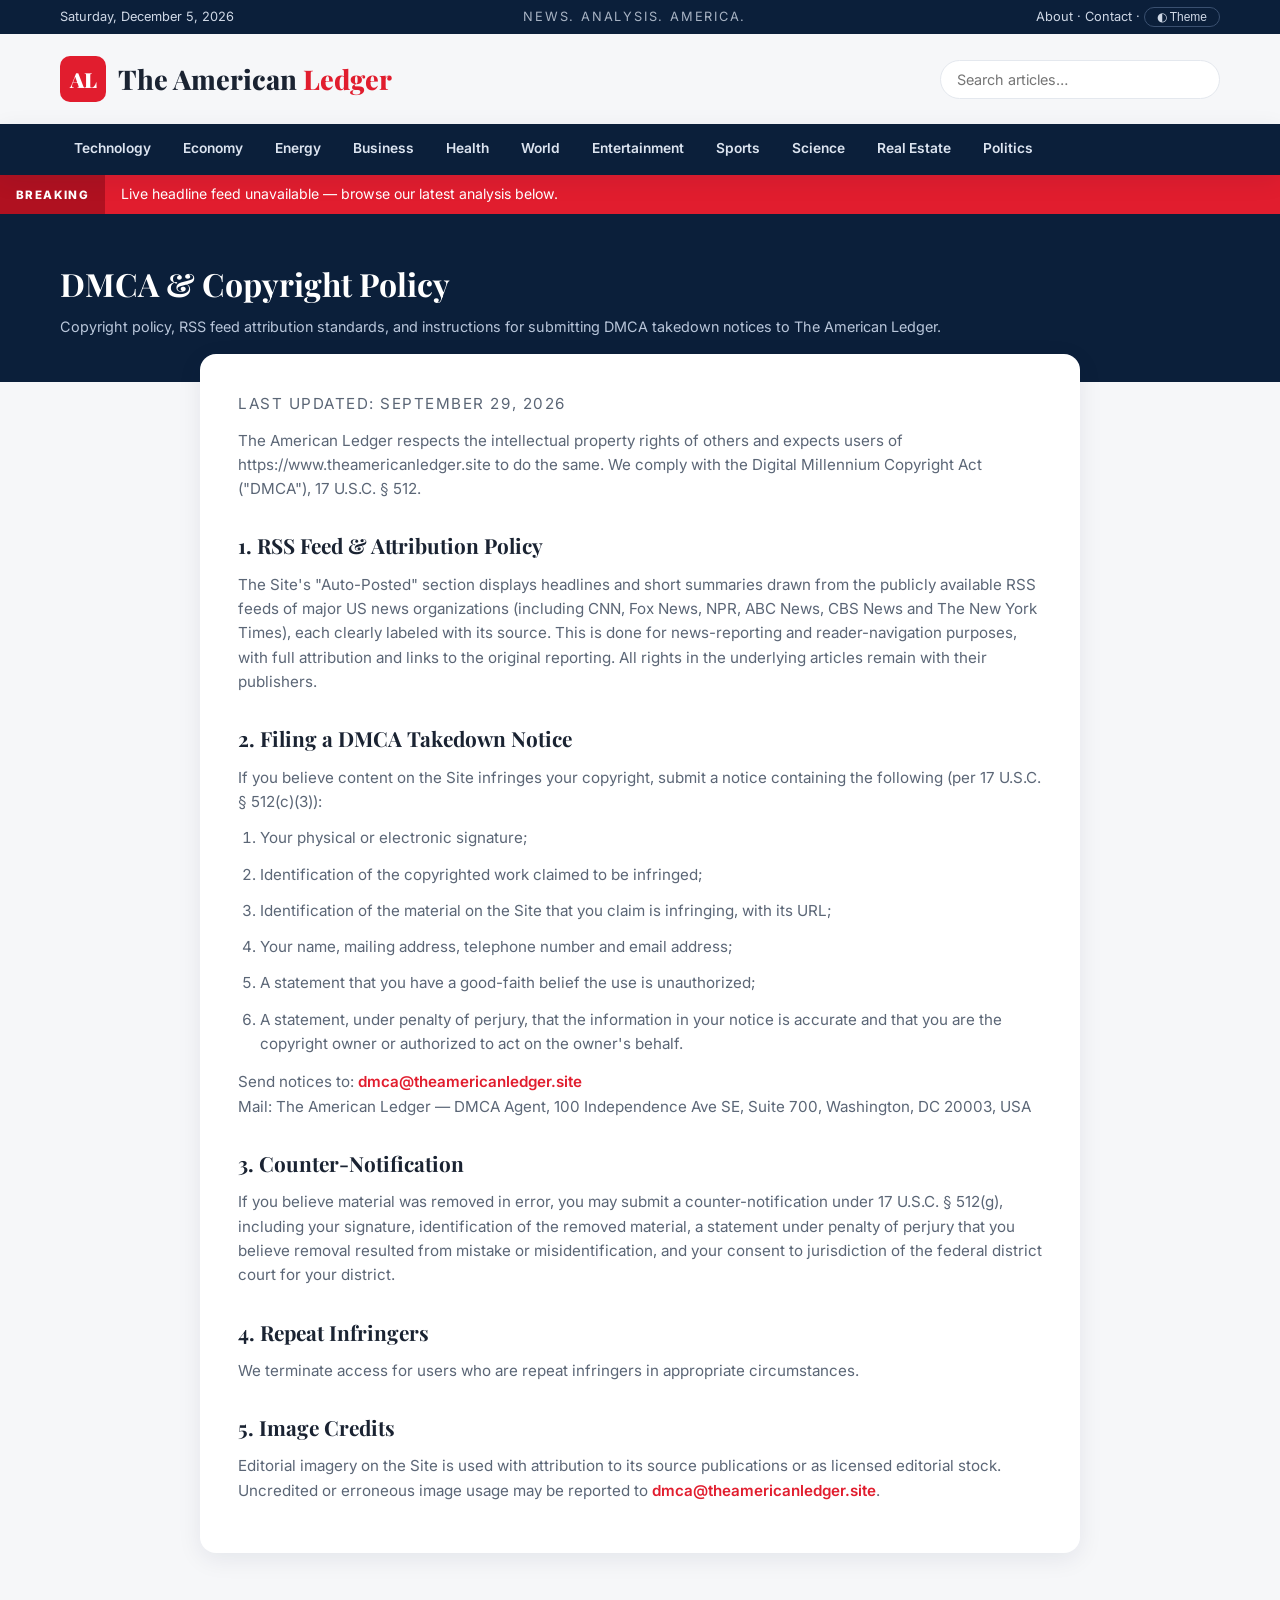
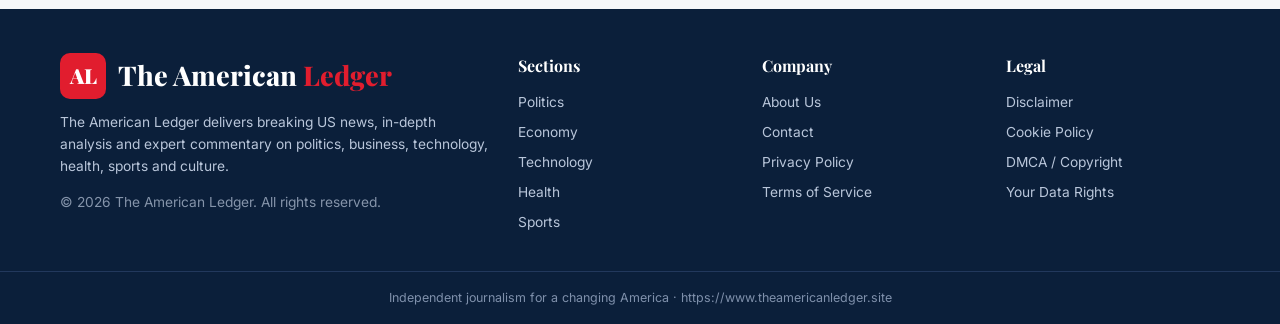
<file: dmca.html>
<!DOCTYPE html>
<html lang="en-US">
<head>
<meta charset="UTF-8">
<meta name="viewport" content="width=device-width, initial-scale=1.0">
<title>DMCA & Copyright Policy — The American Ledger</title>
<meta name="description" content="Copyright policy, RSS feed attribution standards, and instructions for submitting DMCA takedown notices to The American Ledger.">
<meta name="robots" content="index, follow">
<link rel="canonical" href="https://www.theamericanledger.site/dmca.html">
<meta property="og:type" content="website">
<meta property="og:site_name" content="The American Ledger">
<meta property="og:title" content="DMCA & Copyright Policy — The American Ledger">
<meta property="og:description" content="Copyright policy, RSS feed attribution standards, and instructions for submitting DMCA takedown notices to The American Ledger.">
<meta property="og:url" content="https://www.theamericanledger.site/dmca.html">
<link rel="icon" href="data:image/svg+xml,<svg xmlns='http://www.w3.org/2000/svg' viewBox='0 0 100 100'><rect width='100' height='100' rx='18' fill='%230b1f3a'/><text x='50' y='66' font-size='46' text-anchor='middle' fill='%23fff' font-family='Georgia'>AL</text></svg>">
<link rel="preconnect" href="https://fonts.googleapis.com">
<link rel="preconnect" href="https://fonts.gstatic.com" crossorigin>
<link href="https://fonts.googleapis.com/css2?family=Playfair+Display:wght@700;800;900&family=Inter:wght@400;500;600;700&display=swap" rel="stylesheet">
<link rel="stylesheet" href="assets/css/style.css">
</head>
<body>

<header class="site-header" id="siteHeader">
  <div class="topbar">
    <div class="container topbar-inner">
      <span id="todayDate"></span>
      <span class="topbar-tag">News. Analysis. America.</span>
      <span class="topbar-right"><a href="about.html">About</a> · <a href="contact.html">Contact</a> · <button class="theme-toggle" id="themeToggle" aria-label="Toggle dark mode">◐ Theme</button></span>
    </div>
  </div>
  <div class="masthead container">
    <a class="logo" href="index.html" aria-label="The American Ledger home">
      <span class="logo-mark">AL</span>
      <span class="logo-text">The American <em>Ledger</em></span>
    </a>
    <div class="search-box">
      <input type="search" id="searchInput" placeholder="Search articles…" aria-label="Search articles">
    </div>
  </div>
  <nav class="main-nav" aria-label="Main navigation">
    <div class="container nav-scroll"><a href="index.html?cat=Technology" data-cat="Technology">Technology</a><a href="index.html?cat=Economy" data-cat="Economy">Economy</a><a href="index.html?cat=Energy" data-cat="Energy">Energy</a><a href="index.html?cat=Business" data-cat="Business">Business</a><a href="index.html?cat=Health" data-cat="Health">Health</a><a href="index.html?cat=World" data-cat="World">World</a><a href="index.html?cat=Entertainment" data-cat="Entertainment">Entertainment</a><a href="index.html?cat=Sports" data-cat="Sports">Sports</a><a href="index.html?cat=Science" data-cat="Science">Science</a><a href="index.html?cat=Real Estate" data-cat="Real Estate">Real Estate</a><a href="index.html?cat=Politics" data-cat="Politics">Politics</a></div>
  </nav>
  <div class="ticker" aria-label="Breaking news ticker">
    <span class="ticker-label">BREAKING</span>
    <div class="ticker-viewport"><span id="tickerText">Loading latest US headlines…</span></div>
  </div>
</header>
<section class="legal-hero"><div class="container"><h1>DMCA & Copyright Policy</h1><p>Copyright policy, RSS feed attribution standards, and instructions for submitting DMCA takedown notices to The American Ledger.</p></div></section>
<div class="container">
  <div class="legal-body">
    <p class="legal-updated">Last updated: September 29, 2026</p>
    
<p>The American Ledger respects the intellectual property rights of others and expects users of https://www.theamericanledger.site to do the same. We comply with the Digital Millennium Copyright Act ("DMCA"), 17 U.S.C. § 512.</p>
<h2>1. RSS Feed & Attribution Policy</h2>
<p>The Site's "Auto-Posted" section displays headlines and short summaries drawn from the publicly available RSS feeds of major US news organizations (including CNN, Fox News, NPR, ABC News, CBS News and The New York Times), each clearly labeled with its source. This is done for news-reporting and reader-navigation purposes, with full attribution and links to the original reporting. All rights in the underlying articles remain with their publishers.</p>
<h2>2. Filing a DMCA Takedown Notice</h2>
<p>If you believe content on the Site infringes your copyright, submit a notice containing the following (per 17 U.S.C. § 512(c)(3)):</p>
<ol><li>Your physical or electronic signature;</li><li>Identification of the copyrighted work claimed to be infringed;</li><li>Identification of the material on the Site that you claim is infringing, with its URL;</li><li>Your name, mailing address, telephone number and email address;</li><li>A statement that you have a good-faith belief the use is unauthorized;</li><li>A statement, under penalty of perjury, that the information in your notice is accurate and that you are the copyright owner or authorized to act on the owner's behalf.</li></ol>
<p>Send notices to: <a href="mailto:dmca@theamericanledger.site">dmca@theamericanledger.site</a><br>Mail: The American Ledger — DMCA Agent, 100 Independence Ave SE, Suite 700, Washington, DC 20003, USA</p>
<h2>3. Counter-Notification</h2>
<p>If you believe material was removed in error, you may submit a counter-notification under 17 U.S.C. § 512(g), including your signature, identification of the removed material, a statement under penalty of perjury that you believe removal resulted from mistake or misidentification, and your consent to jurisdiction of the federal district court for your district.</p>
<h2>4. Repeat Infringers</h2>
<p>We terminate access for users who are repeat infringers in appropriate circumstances.</p>
<h2>5. Image Credits</h2>
<p>Editorial imagery on the Site is used with attribution to its source publications or as licensed editorial stock. Uncredited or erroneous image usage may be reported to <a href="mailto:dmca@theamericanledger.site">dmca@theamericanledger.site</a>.</p>

  </div>
</div>

<footer class="site-footer">
  <div class="container footer-grid">
    <div>
      <a class="logo footer-logo" href="index.html"><span class="logo-mark">AL</span><span class="logo-text">The American <em>Ledger</em></span></a>
      <p>The American Ledger delivers breaking US news, in-depth analysis and expert commentary on politics, business, technology, health, sports and culture.</p>
      <p class="footer-copy">© 2026 The American Ledger. All rights reserved.</p>
    </div>
    <div>
      <h4>Sections</h4>
      <ul><li><a href="index.html?cat=Politics">Politics</a></li><li><a href="index.html?cat=Economy">Economy</a></li><li><a href="index.html?cat=Technology">Technology</a></li><li><a href="index.html?cat=Health">Health</a></li><li><a href="index.html?cat=Sports">Sports</a></li></ul>
    </div>
    <div>
      <h4>Company</h4>
      <ul><li><a href="about.html">About Us</a></li><li><a href="contact.html">Contact</a></li><li><a href="privacy.html">Privacy Policy</a></li><li><a href="terms.html">Terms of Service</a></li></ul>
    </div>
    <div>
      <h4>Legal</h4>
      <ul><li><a href="disclaimer.html">Disclaimer</a></li><li><a href="cookies.html">Cookie Policy</a></li><li><a href="dmca.html">DMCA / Copyright</a></li><li><a href="privacy.html#data">Your Data Rights</a></li></ul>
    </div>
  </div>
  <div class="footer-bottom"><div class="container">Independent journalism for a changing America · https://www.theamericanledger.site</div></div>
</footer>
<script src="assets/js/main.js"></script>
</body>
</html>
</file>
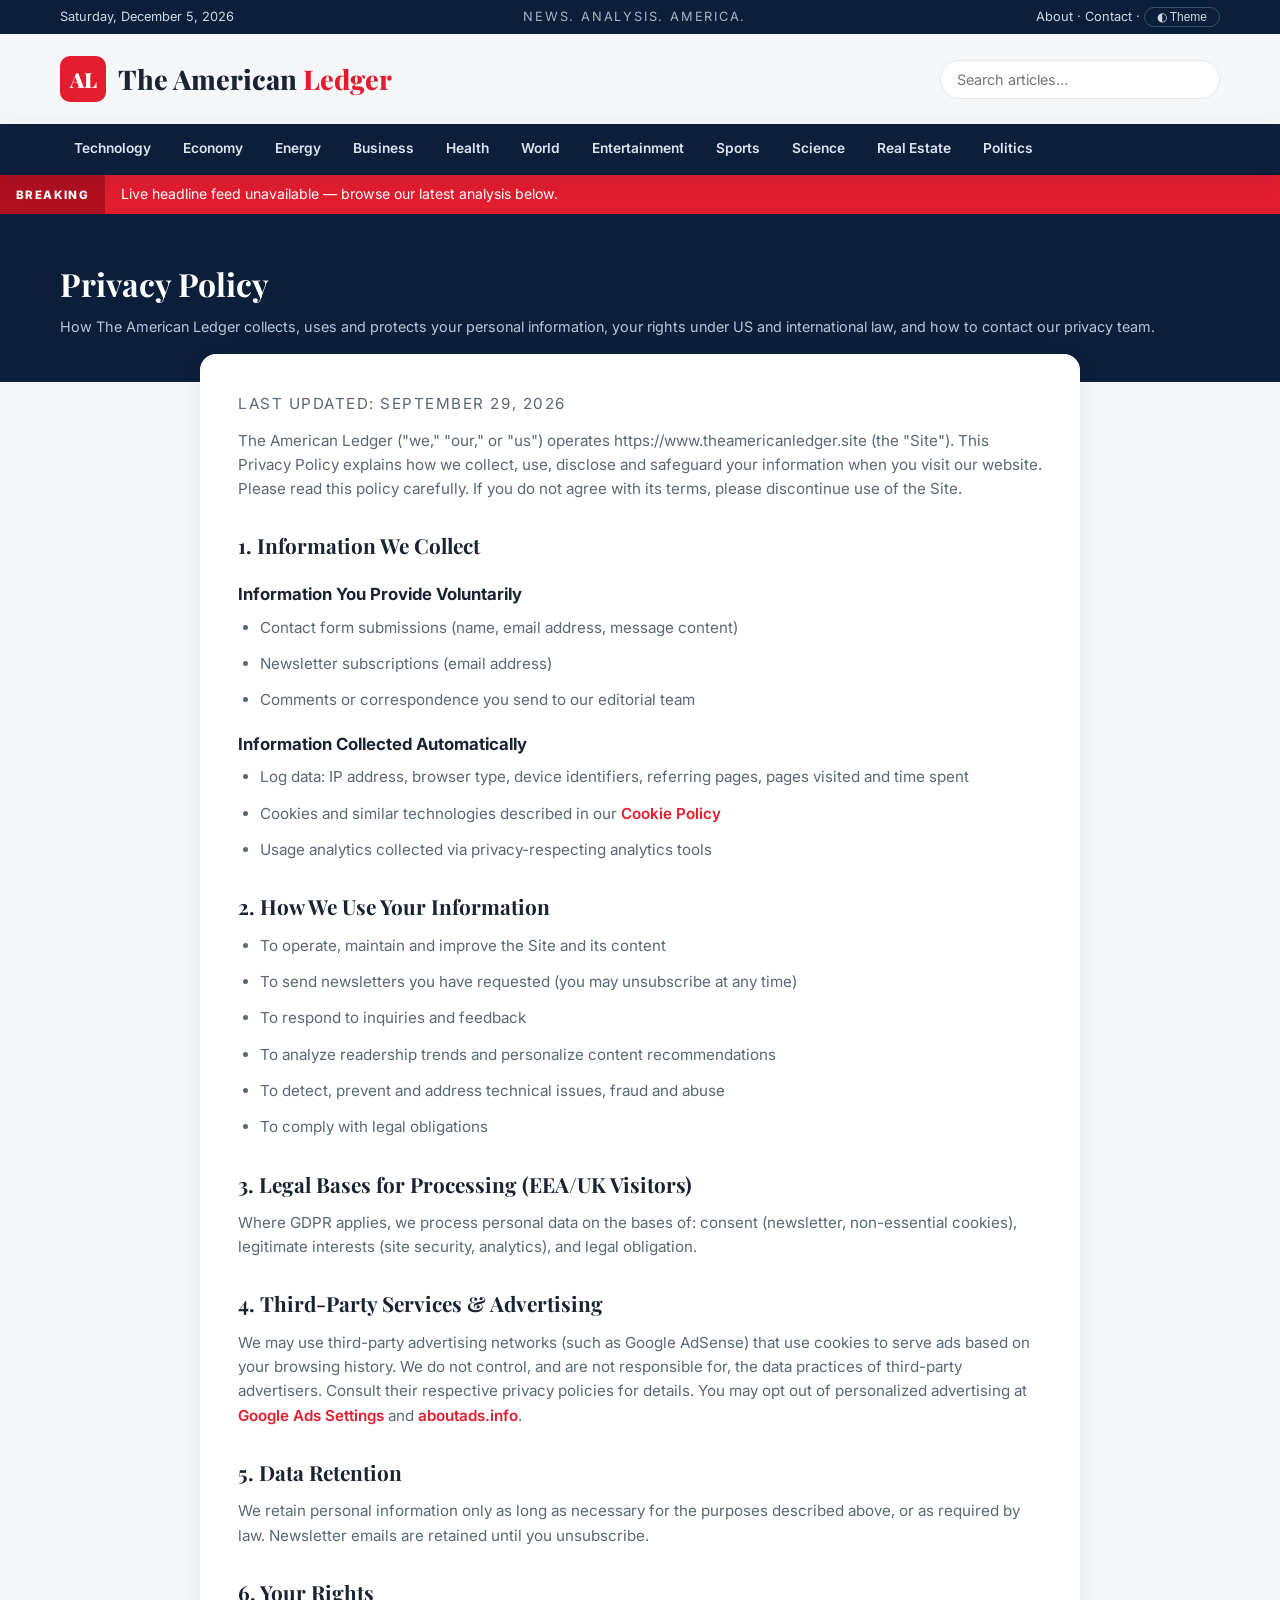
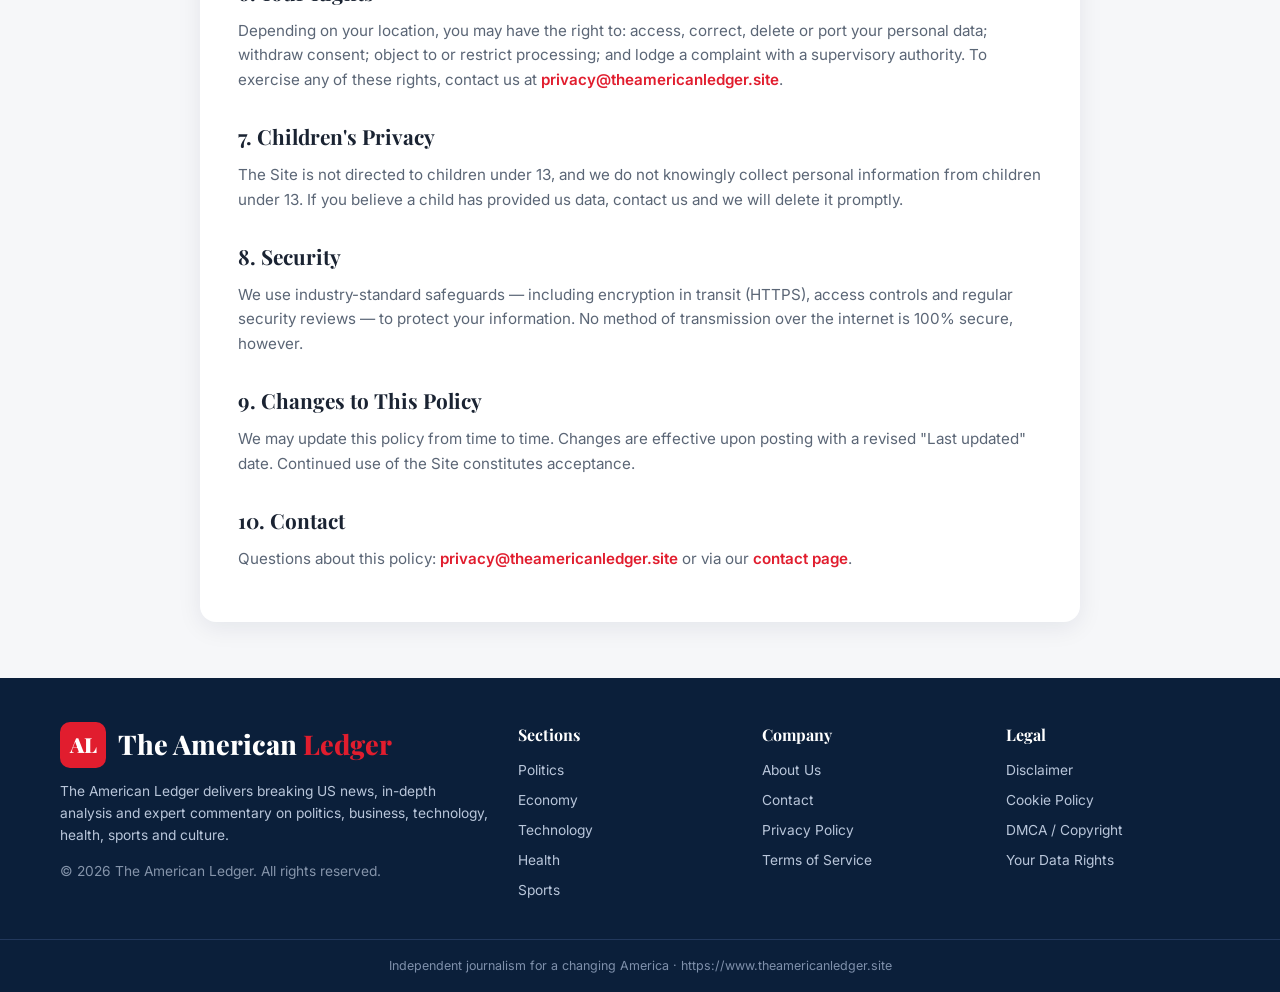
<file: privacy.html>
<!DOCTYPE html>
<html lang="en-US">
<head>
<meta charset="UTF-8">
<meta name="viewport" content="width=device-width, initial-scale=1.0">
<title>Privacy Policy — The American Ledger</title>
<meta name="description" content="How The American Ledger collects, uses and protects your personal information, your rights under US and international law, and how to contact our privacy team.">
<meta name="robots" content="index, follow">
<link rel="canonical" href="https://www.theamericanledger.site/privacy.html">
<meta property="og:type" content="website">
<meta property="og:site_name" content="The American Ledger">
<meta property="og:title" content="Privacy Policy — The American Ledger">
<meta property="og:description" content="How The American Ledger collects, uses and protects your personal information, your rights under US and international law, and how to contact our privacy team.">
<meta property="og:url" content="https://www.theamericanledger.site/privacy.html">
<link rel="icon" href="data:image/svg+xml,<svg xmlns='http://www.w3.org/2000/svg' viewBox='0 0 100 100'><rect width='100' height='100' rx='18' fill='%230b1f3a'/><text x='50' y='66' font-size='46' text-anchor='middle' fill='%23fff' font-family='Georgia'>AL</text></svg>">
<link rel="preconnect" href="https://fonts.googleapis.com">
<link rel="preconnect" href="https://fonts.gstatic.com" crossorigin>
<link href="https://fonts.googleapis.com/css2?family=Playfair+Display:wght@700;800;900&family=Inter:wght@400;500;600;700&display=swap" rel="stylesheet">
<link rel="stylesheet" href="assets/css/style.css">
</head>
<body>

<header class="site-header" id="siteHeader">
  <div class="topbar">
    <div class="container topbar-inner">
      <span id="todayDate"></span>
      <span class="topbar-tag">News. Analysis. America.</span>
      <span class="topbar-right"><a href="about.html">About</a> · <a href="contact.html">Contact</a> · <button class="theme-toggle" id="themeToggle" aria-label="Toggle dark mode">◐ Theme</button></span>
    </div>
  </div>
  <div class="masthead container">
    <a class="logo" href="index.html" aria-label="The American Ledger home">
      <span class="logo-mark">AL</span>
      <span class="logo-text">The American <em>Ledger</em></span>
    </a>
    <div class="search-box">
      <input type="search" id="searchInput" placeholder="Search articles…" aria-label="Search articles">
    </div>
  </div>
  <nav class="main-nav" aria-label="Main navigation">
    <div class="container nav-scroll"><a href="index.html?cat=Technology" data-cat="Technology">Technology</a><a href="index.html?cat=Economy" data-cat="Economy">Economy</a><a href="index.html?cat=Energy" data-cat="Energy">Energy</a><a href="index.html?cat=Business" data-cat="Business">Business</a><a href="index.html?cat=Health" data-cat="Health">Health</a><a href="index.html?cat=World" data-cat="World">World</a><a href="index.html?cat=Entertainment" data-cat="Entertainment">Entertainment</a><a href="index.html?cat=Sports" data-cat="Sports">Sports</a><a href="index.html?cat=Science" data-cat="Science">Science</a><a href="index.html?cat=Real Estate" data-cat="Real Estate">Real Estate</a><a href="index.html?cat=Politics" data-cat="Politics">Politics</a></div>
  </nav>
  <div class="ticker" aria-label="Breaking news ticker">
    <span class="ticker-label">BREAKING</span>
    <div class="ticker-viewport"><span id="tickerText">Loading latest US headlines…</span></div>
  </div>
</header>
<section class="legal-hero"><div class="container"><h1>Privacy Policy</h1><p>How The American Ledger collects, uses and protects your personal information, your rights under US and international law, and how to contact our privacy team.</p></div></section>
<div class="container">
  <div class="legal-body">
    <p class="legal-updated">Last updated: September 29, 2026</p>
    
<p>The American Ledger ("we," "our," or "us") operates https://www.theamericanledger.site (the "Site"). This Privacy Policy explains how we collect, use, disclose and safeguard your information when you visit our website. Please read this policy carefully. If you do not agree with its terms, please discontinue use of the Site.</p>
<h2 id="data">1. Information We Collect</h2>
<h3>Information You Provide Voluntarily</h3>
<ul><li>Contact form submissions (name, email address, message content)</li><li>Newsletter subscriptions (email address)</li><li>Comments or correspondence you send to our editorial team</li></ul>
<h3>Information Collected Automatically</h3>
<ul><li>Log data: IP address, browser type, device identifiers, referring pages, pages visited and time spent</li><li>Cookies and similar technologies described in our <a href="cookies.html">Cookie Policy</a></li><li>Usage analytics collected via privacy-respecting analytics tools</li></ul>
<h2>2. How We Use Your Information</h2>
<ul><li>To operate, maintain and improve the Site and its content</li><li>To send newsletters you have requested (you may unsubscribe at any time)</li><li>To respond to inquiries and feedback</li><li>To analyze readership trends and personalize content recommendations</li><li>To detect, prevent and address technical issues, fraud and abuse</li><li>To comply with legal obligations</li></ul>
<h2>3. Legal Bases for Processing (EEA/UK Visitors)</h2>
<p>Where GDPR applies, we process personal data on the bases of: consent (newsletter, non-essential cookies), legitimate interests (site security, analytics), and legal obligation.</p>
<h2>4. Third-Party Services & Advertising</h2>
<p>We may use third-party advertising networks (such as Google AdSense) that use cookies to serve ads based on your browsing history. We do not control, and are not responsible for, the data practices of third-party advertisers. Consult their respective privacy policies for details. You may opt out of personalized advertising at <a href="https://adssettings.google.com" rel="noopener nofollow" target="_blank">Google Ads Settings</a> and <a href="https://optout.aboutads.info" rel="noopener nofollow" target="_blank">aboutads.info</a>.</p>
<h2>5. Data Retention</h2>
<p>We retain personal information only as long as necessary for the purposes described above, or as required by law. Newsletter emails are retained until you unsubscribe.</p>
<h2>6. Your Rights</h2>
<p>Depending on your location, you may have the right to: access, correct, delete or port your personal data; withdraw consent; object to or restrict processing; and lodge a complaint with a supervisory authority. To exercise any of these rights, contact us at <a href="mailto:privacy@theamericanledger.site">privacy@theamericanledger.site</a>.</p>
<h2>7. Children's Privacy</h2>
<p>The Site is not directed to children under 13, and we do not knowingly collect personal information from children under 13. If you believe a child has provided us data, contact us and we will delete it promptly.</p>
<h2>8. Security</h2>
<p>We use industry-standard safeguards — including encryption in transit (HTTPS), access controls and regular security reviews — to protect your information. No method of transmission over the internet is 100% secure, however.</p>
<h2>9. Changes to This Policy</h2>
<p>We may update this policy from time to time. Changes are effective upon posting with a revised "Last updated" date. Continued use of the Site constitutes acceptance.</p>
<h2>10. Contact</h2>
<p>Questions about this policy: <a href="mailto:privacy@theamericanledger.site">privacy@theamericanledger.site</a> or via our <a href="contact.html">contact page</a>.</p>

  </div>
</div>

<footer class="site-footer">
  <div class="container footer-grid">
    <div>
      <a class="logo footer-logo" href="index.html"><span class="logo-mark">AL</span><span class="logo-text">The American <em>Ledger</em></span></a>
      <p>The American Ledger delivers breaking US news, in-depth analysis and expert commentary on politics, business, technology, health, sports and culture.</p>
      <p class="footer-copy">© 2026 The American Ledger. All rights reserved.</p>
    </div>
    <div>
      <h4>Sections</h4>
      <ul><li><a href="index.html?cat=Politics">Politics</a></li><li><a href="index.html?cat=Economy">Economy</a></li><li><a href="index.html?cat=Technology">Technology</a></li><li><a href="index.html?cat=Health">Health</a></li><li><a href="index.html?cat=Sports">Sports</a></li></ul>
    </div>
    <div>
      <h4>Company</h4>
      <ul><li><a href="about.html">About Us</a></li><li><a href="contact.html">Contact</a></li><li><a href="privacy.html">Privacy Policy</a></li><li><a href="terms.html">Terms of Service</a></li></ul>
    </div>
    <div>
      <h4>Legal</h4>
      <ul><li><a href="disclaimer.html">Disclaimer</a></li><li><a href="cookies.html">Cookie Policy</a></li><li><a href="dmca.html">DMCA / Copyright</a></li><li><a href="privacy.html#data">Your Data Rights</a></li></ul>
    </div>
  </div>
  <div class="footer-bottom"><div class="container">Independent journalism for a changing America · https://www.theamericanledger.site</div></div>
</footer>
<script src="assets/js/main.js"></script>
</body>
</html>
</file>
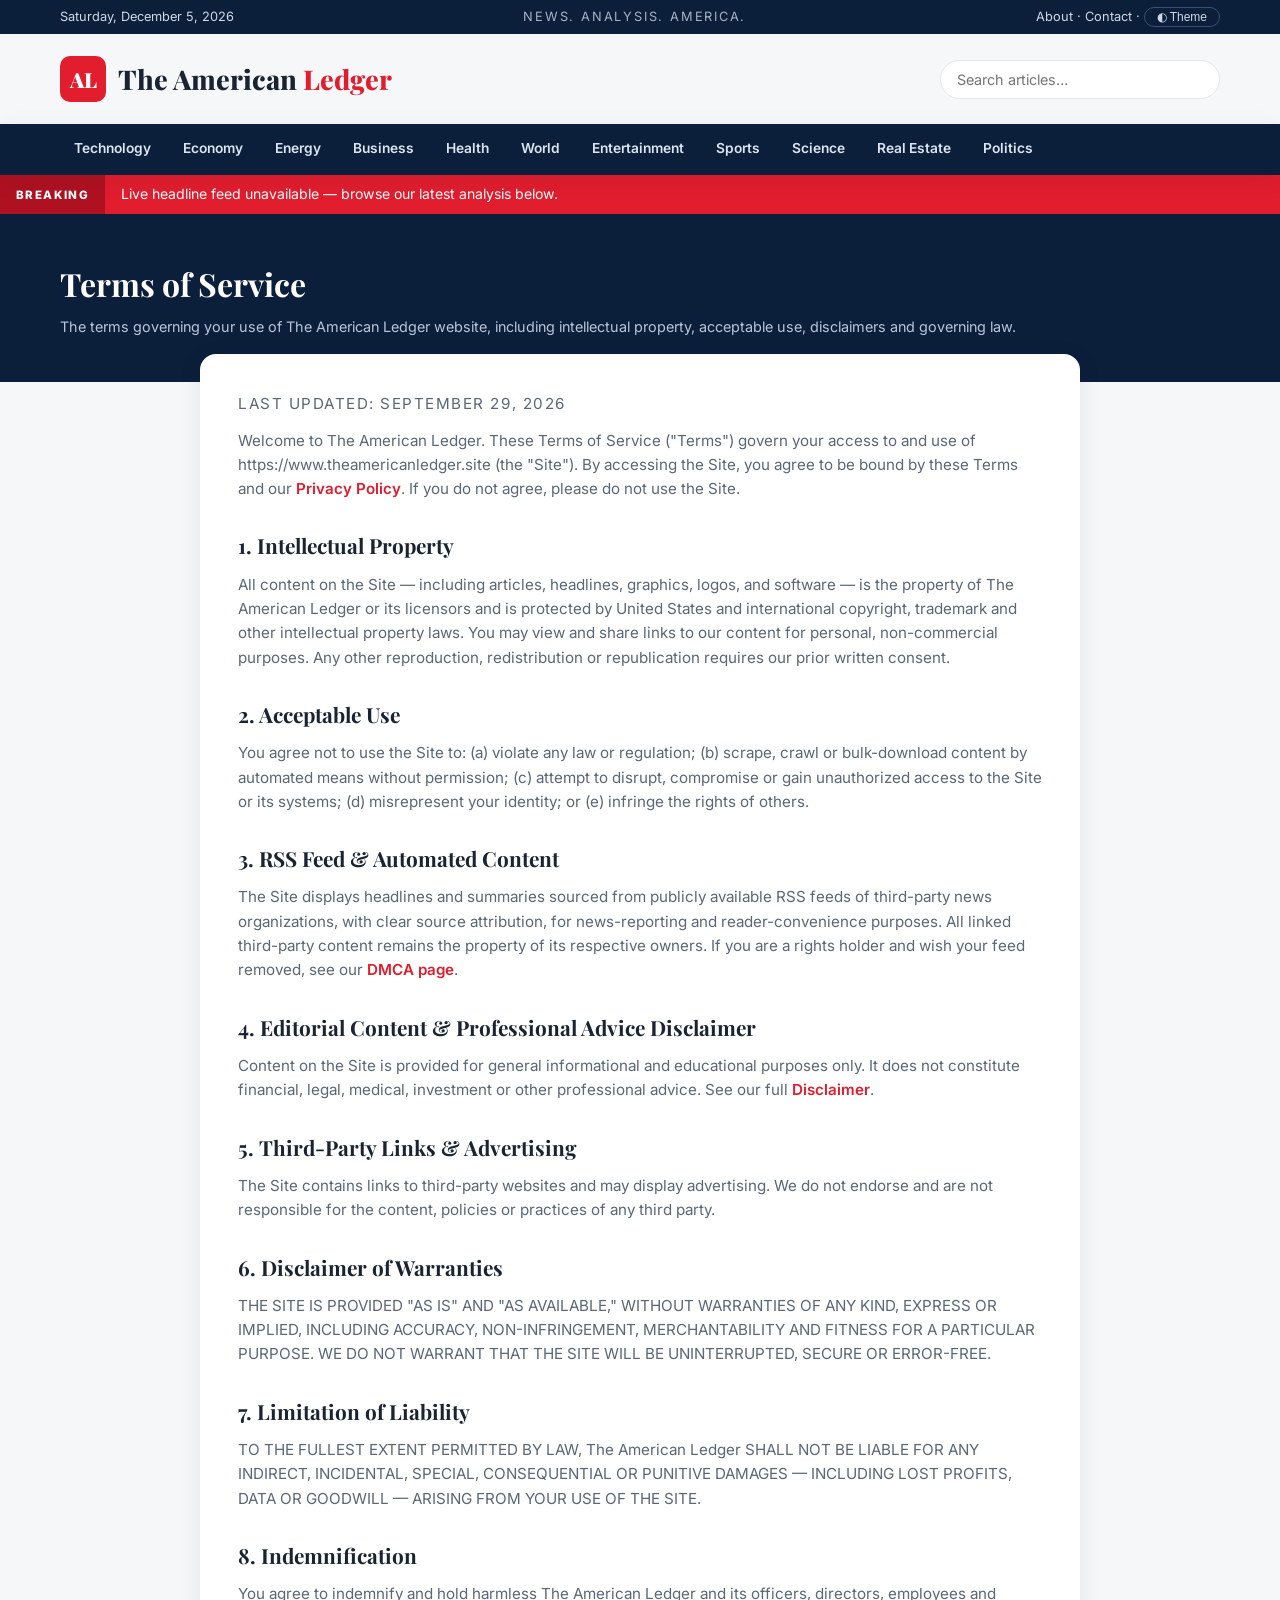
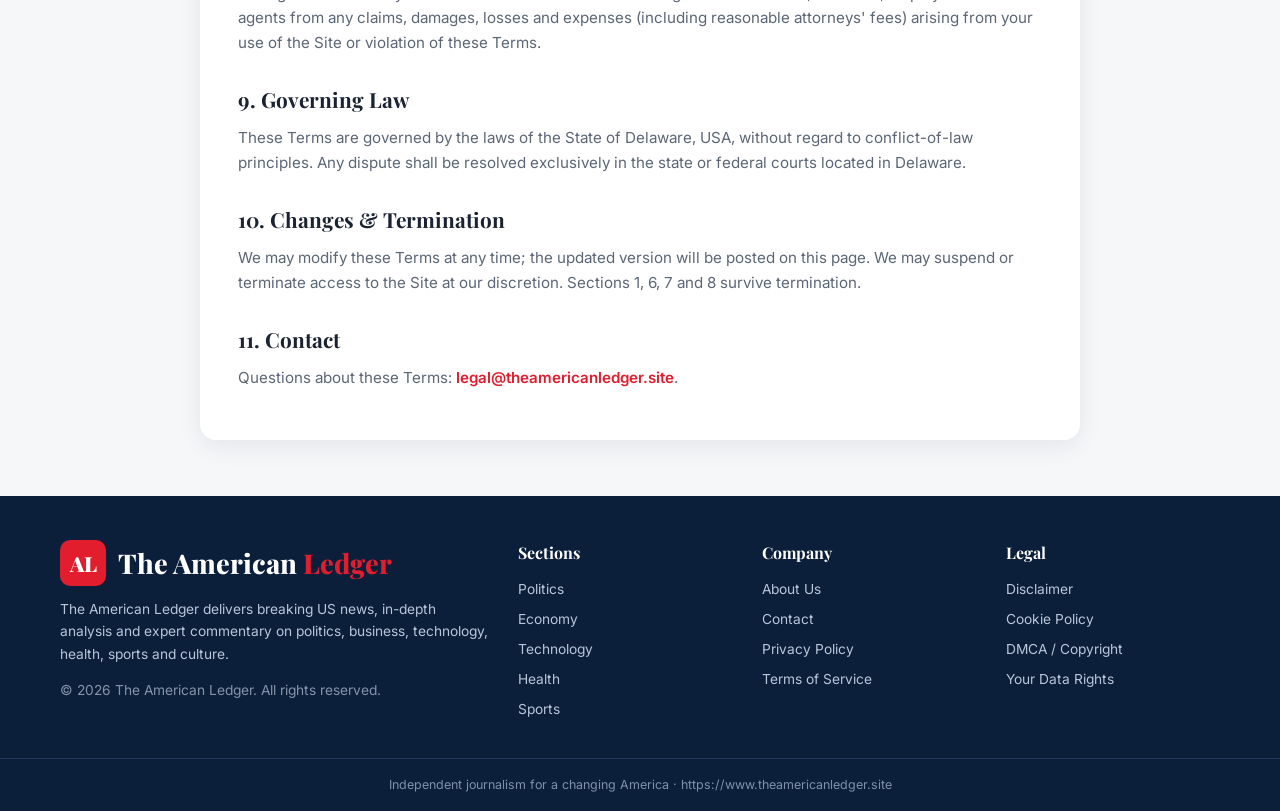
<file: terms.html>
<!DOCTYPE html>
<html lang="en-US">
<head>
<meta charset="UTF-8">
<meta name="viewport" content="width=device-width, initial-scale=1.0">
<title>Terms of Service — The American Ledger</title>
<meta name="description" content="The terms governing your use of The American Ledger website, including intellectual property, acceptable use, disclaimers and governing law.">
<meta name="robots" content="index, follow">
<link rel="canonical" href="https://www.theamericanledger.site/terms.html">
<meta property="og:type" content="website">
<meta property="og:site_name" content="The American Ledger">
<meta property="og:title" content="Terms of Service — The American Ledger">
<meta property="og:description" content="The terms governing your use of The American Ledger website, including intellectual property, acceptable use, disclaimers and governing law.">
<meta property="og:url" content="https://www.theamericanledger.site/terms.html">
<link rel="icon" href="data:image/svg+xml,<svg xmlns='http://www.w3.org/2000/svg' viewBox='0 0 100 100'><rect width='100' height='100' rx='18' fill='%230b1f3a'/><text x='50' y='66' font-size='46' text-anchor='middle' fill='%23fff' font-family='Georgia'>AL</text></svg>">
<link rel="preconnect" href="https://fonts.googleapis.com">
<link rel="preconnect" href="https://fonts.gstatic.com" crossorigin>
<link href="https://fonts.googleapis.com/css2?family=Playfair+Display:wght@700;800;900&family=Inter:wght@400;500;600;700&display=swap" rel="stylesheet">
<link rel="stylesheet" href="assets/css/style.css">
</head>
<body>

<header class="site-header" id="siteHeader">
  <div class="topbar">
    <div class="container topbar-inner">
      <span id="todayDate"></span>
      <span class="topbar-tag">News. Analysis. America.</span>
      <span class="topbar-right"><a href="about.html">About</a> · <a href="contact.html">Contact</a> · <button class="theme-toggle" id="themeToggle" aria-label="Toggle dark mode">◐ Theme</button></span>
    </div>
  </div>
  <div class="masthead container">
    <a class="logo" href="index.html" aria-label="The American Ledger home">
      <span class="logo-mark">AL</span>
      <span class="logo-text">The American <em>Ledger</em></span>
    </a>
    <div class="search-box">
      <input type="search" id="searchInput" placeholder="Search articles…" aria-label="Search articles">
    </div>
  </div>
  <nav class="main-nav" aria-label="Main navigation">
    <div class="container nav-scroll"><a href="index.html?cat=Technology" data-cat="Technology">Technology</a><a href="index.html?cat=Economy" data-cat="Economy">Economy</a><a href="index.html?cat=Energy" data-cat="Energy">Energy</a><a href="index.html?cat=Business" data-cat="Business">Business</a><a href="index.html?cat=Health" data-cat="Health">Health</a><a href="index.html?cat=World" data-cat="World">World</a><a href="index.html?cat=Entertainment" data-cat="Entertainment">Entertainment</a><a href="index.html?cat=Sports" data-cat="Sports">Sports</a><a href="index.html?cat=Science" data-cat="Science">Science</a><a href="index.html?cat=Real Estate" data-cat="Real Estate">Real Estate</a><a href="index.html?cat=Politics" data-cat="Politics">Politics</a></div>
  </nav>
  <div class="ticker" aria-label="Breaking news ticker">
    <span class="ticker-label">BREAKING</span>
    <div class="ticker-viewport"><span id="tickerText">Loading latest US headlines…</span></div>
  </div>
</header>
<section class="legal-hero"><div class="container"><h1>Terms of Service</h1><p>The terms governing your use of The American Ledger website, including intellectual property, acceptable use, disclaimers and governing law.</p></div></section>
<div class="container">
  <div class="legal-body">
    <p class="legal-updated">Last updated: September 29, 2026</p>
    
<p>Welcome to The American Ledger. These Terms of Service ("Terms") govern your access to and use of https://www.theamericanledger.site (the "Site"). By accessing the Site, you agree to be bound by these Terms and our <a href="privacy.html">Privacy Policy</a>. If you do not agree, please do not use the Site.</p>
<h2>1. Intellectual Property</h2>
<p>All content on the Site — including articles, headlines, graphics, logos, and software — is the property of The American Ledger or its licensors and is protected by United States and international copyright, trademark and other intellectual property laws. You may view and share links to our content for personal, non-commercial purposes. Any other reproduction, redistribution or republication requires our prior written consent.</p>
<h2>2. Acceptable Use</h2>
<p>You agree not to use the Site to: (a) violate any law or regulation; (b) scrape, crawl or bulk-download content by automated means without permission; (c) attempt to disrupt, compromise or gain unauthorized access to the Site or its systems; (d) misrepresent your identity; or (e) infringe the rights of others.</p>
<h2>3. RSS Feed & Automated Content</h2>
<p>The Site displays headlines and summaries sourced from publicly available RSS feeds of third-party news organizations, with clear source attribution, for news-reporting and reader-convenience purposes. All linked third-party content remains the property of its respective owners. If you are a rights holder and wish your feed removed, see our <a href="dmca.html">DMCA page</a>.</p>
<h2>4. Editorial Content & Professional Advice Disclaimer</h2>
<p>Content on the Site is provided for general informational and educational purposes only. It does not constitute financial, legal, medical, investment or other professional advice. See our full <a href="disclaimer.html">Disclaimer</a>.</p>
<h2>5. Third-Party Links & Advertising</h2>
<p>The Site contains links to third-party websites and may display advertising. We do not endorse and are not responsible for the content, policies or practices of any third party.</p>
<h2>6. Disclaimer of Warranties</h2>
<p>THE SITE IS PROVIDED "AS IS" AND "AS AVAILABLE," WITHOUT WARRANTIES OF ANY KIND, EXPRESS OR IMPLIED, INCLUDING ACCURACY, NON-INFRINGEMENT, MERCHANTABILITY AND FITNESS FOR A PARTICULAR PURPOSE. WE DO NOT WARRANT THAT THE SITE WILL BE UNINTERRUPTED, SECURE OR ERROR-FREE.</p>
<h2>7. Limitation of Liability</h2>
<p>TO THE FULLEST EXTENT PERMITTED BY LAW, The American Ledger SHALL NOT BE LIABLE FOR ANY INDIRECT, INCIDENTAL, SPECIAL, CONSEQUENTIAL OR PUNITIVE DAMAGES — INCLUDING LOST PROFITS, DATA OR GOODWILL — ARISING FROM YOUR USE OF THE SITE.</p>
<h2>8. Indemnification</h2>
<p>You agree to indemnify and hold harmless The American Ledger and its officers, directors, employees and agents from any claims, damages, losses and expenses (including reasonable attorneys' fees) arising from your use of the Site or violation of these Terms.</p>
<h2>9. Governing Law</h2>
<p>These Terms are governed by the laws of the State of Delaware, USA, without regard to conflict-of-law principles. Any dispute shall be resolved exclusively in the state or federal courts located in Delaware.</p>
<h2>10. Changes & Termination</h2>
<p>We may modify these Terms at any time; the updated version will be posted on this page. We may suspend or terminate access to the Site at our discretion. Sections 1, 6, 7 and 8 survive termination.</p>
<h2>11. Contact</h2>
<p>Questions about these Terms: <a href="mailto:legal@theamericanledger.site">legal@theamericanledger.site</a>.</p>

  </div>
</div>

<footer class="site-footer">
  <div class="container footer-grid">
    <div>
      <a class="logo footer-logo" href="index.html"><span class="logo-mark">AL</span><span class="logo-text">The American <em>Ledger</em></span></a>
      <p>The American Ledger delivers breaking US news, in-depth analysis and expert commentary on politics, business, technology, health, sports and culture.</p>
      <p class="footer-copy">© 2026 The American Ledger. All rights reserved.</p>
    </div>
    <div>
      <h4>Sections</h4>
      <ul><li><a href="index.html?cat=Politics">Politics</a></li><li><a href="index.html?cat=Economy">Economy</a></li><li><a href="index.html?cat=Technology">Technology</a></li><li><a href="index.html?cat=Health">Health</a></li><li><a href="index.html?cat=Sports">Sports</a></li></ul>
    </div>
    <div>
      <h4>Company</h4>
      <ul><li><a href="about.html">About Us</a></li><li><a href="contact.html">Contact</a></li><li><a href="privacy.html">Privacy Policy</a></li><li><a href="terms.html">Terms of Service</a></li></ul>
    </div>
    <div>
      <h4>Legal</h4>
      <ul><li><a href="disclaimer.html">Disclaimer</a></li><li><a href="cookies.html">Cookie Policy</a></li><li><a href="dmca.html">DMCA / Copyright</a></li><li><a href="privacy.html#data">Your Data Rights</a></li></ul>
    </div>
  </div>
  <div class="footer-bottom"><div class="container">Independent journalism for a changing America · https://www.theamericanledger.site</div></div>
</footer>
<script src="assets/js/main.js"></script>
</body>
</html>
</file>
<file: assets/css/style.css>
:root{
  --navy:#0b1f3a; --navy-2:#12294b; --red:#e11d2e; --gold:#f5b942;
  --bg:#f6f7f9; --card:#ffffff; --text:#1a2332; --muted:#5b6676;
  --border:#e4e8ee; --shadow:0 6px 24px rgba(11,31,58,.08);
  --serif:'Playfair Display',Georgia,serif; --sans:'Inter',system-ui,sans-serif;
}
[data-theme="dark"]{
  --bg:#0e1522; --card:#16203a; --text:#e8ecf3; --muted:#9aa7bb;
  --border:#263655; --navy:#0a1220; --navy-2:#101a30; --shadow:0 6px 24px rgba(0,0,0,.4);
}
*{margin:0;padding:0;box-sizing:border-box}
html{scroll-behavior:smooth}
body{font-family:var(--sans);background:var(--bg);color:var(--text);line-height:1.6;font-size:16px;transition:background .3s,color .3s}
img{max-width:100%;height:auto;display:block}
a{color:inherit;text-decoration:none}
a:hover{color:var(--red)}
.container{max-width:1200px;margin:0 auto;padding:0 20px}

/* Header */
.topbar{background:var(--navy);color:#cfd8e6;font-size:.8rem}
.topbar-inner{display:flex;justify-content:space-between;align-items:center;padding:7px 20px;gap:10px;flex-wrap:wrap}
.topbar a{color:#cfd8e6}.topbar a:hover{color:#fff}
.topbar-tag{letter-spacing:.14em;text-transform:uppercase;opacity:.8}
.theme-toggle{background:none;border:1px solid #3a5070;color:#cfd8e6;border-radius:20px;padding:2px 12px;cursor:pointer;font-size:.75rem}
.theme-toggle:hover{color:#fff;border-color:#fff}
.masthead{display:flex;justify-content:space-between;align-items:center;padding:22px 20px;gap:20px;flex-wrap:wrap}
.logo{display:flex;align-items:center;gap:12px;color:var(--text)}
.logo-mark{background:var(--red);color:#fff;font-family:var(--serif);font-weight:900;font-size:1.3rem;width:46px;height:46px;display:grid;place-items:center;border-radius:10px}
.logo-text{font-family:var(--serif);font-size:1.7rem;font-weight:800;line-height:1.1}
.logo-text em{color:var(--red);font-style:normal}
.search-box input{width:280px;max-width:60vw;padding:10px 16px;border:1px solid var(--border);border-radius:24px;background:var(--card);color:var(--text);font-family:var(--sans);font-size:.9rem;outline:none}
.search-box input:focus{border-color:var(--red)}
.main-nav{background:var(--navy);position:sticky;top:0;z-index:50;box-shadow:var(--shadow)}
.nav-scroll{display:flex;gap:4px;overflow-x:auto;scrollbar-width:none}
.nav-scroll::-webkit-scrollbar{display:none}
.main-nav a{color:#dce4f0;font-size:.86rem;font-weight:600;padding:13px 14px;white-space:nowrap;border-bottom:3px solid transparent}
.main-nav a:hover,.main-nav a.active{color:#fff;border-bottom-color:var(--red);background:var(--navy-2)}

/* Ticker */
.ticker{display:flex;align-items:stretch;background:var(--red);color:#fff;overflow:hidden}
.ticker-label{font-weight:800;font-size:.72rem;letter-spacing:.12em;background:#b01120;padding:8px 16px;display:flex;align-items:center;white-space:nowrap}
.ticker-viewport{flex:1;display:flex;align-items:center;overflow:hidden;padding:8px 16px}
#tickerText{white-space:nowrap;animation:ticker 60s linear infinite;font-size:.88rem}
@keyframes ticker{0%{transform:translateX(100%)}100%{transform:translateX(-100%)}}

/* Hero */
.hero{display:grid;grid-template-columns:2fr 1fr;gap:20px;margin:28px 0}
.hero-main{position:relative;border-radius:16px;overflow:hidden;box-shadow:var(--shadow);display:block}
.hero-main img{width:100%;height:100%;min-height:420px;object-fit:cover;transition:transform .6s}
.hero-main:hover img{transform:scale(1.03)}
.hero-overlay{position:absolute;inset:auto 0 0 0;padding:110px 28px 28px;background:linear-gradient(transparent,rgba(6,14,28,.92));color:#fff}
.hero-overlay h1{font-family:var(--serif);font-size:clamp(1.4rem,2.6vw,2.2rem);line-height:1.2;margin:10px 0}
.hero-overlay p{font-size:.95rem;opacity:.92;display:-webkit-box;-webkit-line-clamp:2;-webkit-box-orient:vertical;overflow:hidden}
.hero-side{display:flex;flex-direction:column;gap:20px}
.hero-side-item{display:flex;gap:14px;background:var(--card);border-radius:14px;padding:14px;box-shadow:var(--shadow);flex:1;align-items:center}
.hero-side-item img{width:130px;height:90px;object-fit:cover;border-radius:10px;flex-shrink:0}
.hero-side-item h2{font-family:var(--serif);font-size:1.02rem;line-height:1.3;margin-top:6px}

/* Sections */
.section-head{display:flex;justify-content:space-between;align-items:end;gap:16px;margin:34px 0 18px;flex-wrap:wrap}
.section-head h2{font-family:var(--serif);font-size:1.7rem;display:flex;align-items:center;gap:10px}
.section-sub{color:var(--muted);font-size:.88rem;width:100%;margin-top:-8px}
.live-dot{width:10px;height:10px;border-radius:50%;background:var(--red);animation:pulse 1.4s infinite}
@keyframes pulse{0%,100%{box-shadow:0 0 0 0 rgba(225,29,46,.5)}50%{box-shadow:0 0 0 7px rgba(225,29,46,0)}}

/* Auto-post */
.autopost-grid{display:grid;grid-template-columns:1fr 1fr;gap:20px}
.autopost-loading{grid-column:1/-1;background:var(--card);border:1px dashed var(--border);border-radius:14px;padding:30px;text-align:center;color:var(--muted)}
.autopost-card{background:var(--card);border-radius:14px;padding:20px;box-shadow:var(--shadow);border-left:4px solid var(--red);display:flex;flex-direction:column;gap:10px}
.autopost-badge{display:inline-flex;align-items:center;gap:6px;font-size:.68rem;font-weight:700;letter-spacing:.1em;text-transform:uppercase;color:var(--red)}
.autopost-card h3{font-family:var(--serif);font-size:1.15rem;line-height:1.35}
.autopost-card h3 a:hover{color:var(--red)}
.autopost-meta{display:flex;justify-content:space-between;align-items:center;font-size:.8rem;color:var(--muted)}
.autopost-src{background:var(--navy);color:#fff;padding:2px 10px;border-radius:12px;font-size:.7rem;font-weight:700}

/* Grid & cards */
.filter-chips{display:flex;gap:8px;flex-wrap:wrap}
.chip{border:1px solid var(--border);background:var(--card);color:var(--muted);border-radius:20px;padding:6px 14px;font-size:.8rem;cursor:pointer;font-family:var(--sans);font-weight:600}
.chip:hover{border-color:var(--red);color:var(--red)}
.chip.active{background:var(--navy);color:#fff;border-color:var(--navy)}
.grid{display:grid;grid-template-columns:repeat(3,1fr);gap:22px}
.card{background:var(--card);border-radius:14px;overflow:hidden;box-shadow:var(--shadow);display:flex;flex-direction:column;transition:transform .25s,box-shadow .25s}
.card:hover{transform:translateY(-4px);box-shadow:0 14px 34px rgba(11,31,58,.14)}
.card-img-wrap{position:relative;display:block}
.card-img-wrap img{width:100%;height:180px;object-fit:cover}
.card-cat{position:absolute;top:12px;left:12px;background:var(--red);color:#fff;font-size:.68rem;font-weight:700;letter-spacing:.08em;text-transform:uppercase;padding:4px 10px;border-radius:6px}
.card-body{padding:18px;display:flex;flex-direction:column;gap:10px;flex:1}
.card-title{font-family:var(--serif);font-size:1.12rem;line-height:1.3}
.card-excerpt{font-size:.87rem;color:var(--muted);display:-webkit-box;-webkit-line-clamp:3;-webkit-box-orient:vertical;overflow:hidden;flex:1}
.card-meta{font-size:.78rem;color:var(--muted);display:flex;gap:6px}
.no-results{text-align:center;color:var(--muted);padding:40px}

/* Newsletter */
.newsletter{margin:44px 0;background:var(--navy);border-radius:18px;padding:34px;display:flex;justify-content:space-between;align-items:center;gap:24px;color:#fff;flex-wrap:wrap}
.newsletter h2{font-family:var(--serif);font-size:1.6rem;margin-bottom:6px}
.newsletter p{color:#b9c6da;font-size:.92rem;max-width:520px}
.newsletter form{display:flex;gap:10px;flex-wrap:wrap}
.newsletter input{padding:12px 18px;border-radius:26px;border:none;min-width:240px;font-family:var(--sans)}
.newsletter button{background:var(--red);color:#fff;border:none;border-radius:26px;padding:12px 26px;font-weight:700;cursor:pointer;font-family:var(--sans)}
.newsletter button:hover{background:#ff3043}

/* Footer */
.site-footer{background:var(--navy);color:#b9c6da;margin-top:56px}
.footer-grid{display:grid;grid-template-columns:2fr 1fr 1fr 1fr;gap:30px;padding:44px 20px 30px}
.footer-logo{color:#fff;margin-bottom:12px}
.site-footer p{font-size:.86rem}
.footer-copy{margin-top:14px;opacity:.7;font-size:.78rem}
.site-footer h4{color:#fff;font-family:var(--serif);margin-bottom:12px;font-size:1rem}
.site-footer ul{list-style:none}
.site-footer li{margin-bottom:8px;font-size:.86rem}
.site-footer a:hover{color:#fff}
.footer-bottom{border-top:1px solid #22385c;padding:16px 0;text-align:center;font-size:.78rem;color:#7f90ab}

/* Article page */
.breadcrumb{font-size:.82rem;color:var(--muted);padding:24px 0 6px;display:flex;gap:8px;flex-wrap:wrap}
.breadcrumb a{color:var(--red);font-weight:600}
.article-layout{display:grid;grid-template-columns:1fr 320px;gap:36px;padding:14px 0 30px}
.full-article{background:var(--card);border-radius:16px;padding:34px;box-shadow:var(--shadow)}
.full-article h1{font-family:var(--serif);font-size:clamp(1.6rem,3vw,2.4rem);line-height:1.2;margin:14px 0}
.article-meta{display:flex;gap:14px;color:var(--muted);font-size:.85rem;flex-wrap:wrap;margin-bottom:8px}
.article-meta .author{color:var(--red);font-weight:700}
.full-article .featured-img{border-radius:12px;margin:18px 0 24px;width:100%}
.full-article h2{font-family:var(--serif);font-size:1.45rem;margin:30px 0 12px}
.full-article p{margin-bottom:16px;font-size:1.02rem}
.full-article ul{margin:0 0 16px 24px}
.full-article li{margin-bottom:10px}
.full-article blockquote{border-left:4px solid var(--red);background:var(--bg);border-radius:0 12px 12px 0;padding:18px 22px;margin:22px 0;font-family:var(--serif);font-size:1.12rem;font-style:italic}
.article-tags{display:flex;gap:8px;flex-wrap:wrap;margin-top:26px;padding-top:20px;border-top:1px solid var(--border)}
.tag{background:var(--bg);border:1px solid var(--border);color:var(--muted);border-radius:16px;padding:4px 14px;font-size:.78rem}
.share-row{display:flex;gap:10px;margin-top:20px;align-items:center;font-size:.85rem;color:var(--muted)}
.share-row a{border:1px solid var(--border);border-radius:8px;padding:6px 14px;font-weight:600;font-size:.8rem}
.share-row a:hover{border-color:var(--red);color:var(--red)}
.article-loading{text-align:center;padding:60px;color:var(--muted)}
.sidebar-block{background:var(--card);border-radius:14px;padding:20px;box-shadow:var(--shadow);margin-bottom:22px}
.sidebar-block h3{font-family:var(--serif);margin-bottom:14px;font-size:1.1rem}
.related-item{display:flex;gap:12px;margin-bottom:14px;align-items:center}
.related-item img{width:84px;height:60px;object-fit:cover;border-radius:8px;flex-shrink:0}
.related-item h4{font-size:.86rem;line-height:1.3;font-weight:600}
.related-item span{font-size:.72rem;color:var(--muted)}
.ad-slot{text-align:center}
.ad-label{font-size:.66rem;letter-spacing:.14em;text-transform:uppercase;color:var(--muted);display:block;margin-bottom:10px}
.ad-placeholder{border:2px dashed var(--border);border-radius:10px;padding:36px 12px;color:var(--muted);font-weight:700;font-size:.9rem}

/* Legal pages */
.legal-hero{background:var(--navy);color:#fff;padding:44px 0}
.legal-hero h1{font-family:var(--serif);font-size:2rem}
.legal-hero p{color:#b9c6da;margin-top:6px;font-size:.9rem}
.legal-body{background:var(--card);border-radius:16px;box-shadow:var(--shadow);padding:38px;margin:-28px auto 40px;max-width:880px}
.legal-body h2{font-family:var(--serif);font-size:1.3rem;margin:28px 0 10px;color:var(--text)}
.legal-body h3{font-size:1.05rem;margin:18px 0 8px}
.legal-body p,.legal-body li{font-size:.95rem;color:var(--muted);margin-bottom:12px}
.legal-body ul,.legal-body ol{margin:0 0 14px 22px}
.legal-body a{color:var(--red);font-weight:600}
.legal-updated{font-size:.78rem;color:var(--muted);text-transform:uppercase;letter-spacing:.1em}
.contact-form{display:grid;gap:14px;margin-top:16px}
.contact-form input,.contact-form textarea{padding:12px 14px;border:1px solid var(--border);border-radius:10px;background:var(--bg);color:var(--text);font-family:var(--sans);font-size:.92rem}
.contact-form button{background:var(--red);color:#fff;border:none;border-radius:10px;padding:13px;font-weight:700;cursor:pointer;font-family:var(--sans)}
.contact-form button:hover{background:#ff3043}
.form-note{color:var(--muted);font-size:.85rem}

@media(max-width:960px){
  .hero{grid-template-columns:1fr}
  .grid{grid-template-columns:repeat(2,1fr)}
  .article-layout{grid-template-columns:1fr}
  .footer-grid{grid-template-columns:1fr 1fr}
}
@media(max-width:600px){
  .grid{grid-template-columns:1fr}
  .autopost-grid{grid-template-columns:1fr}
  .masthead{justify-content:center;text-align:center}
  .newsletter{padding:26px}
  .full-article{padding:22px}
}
</file>
